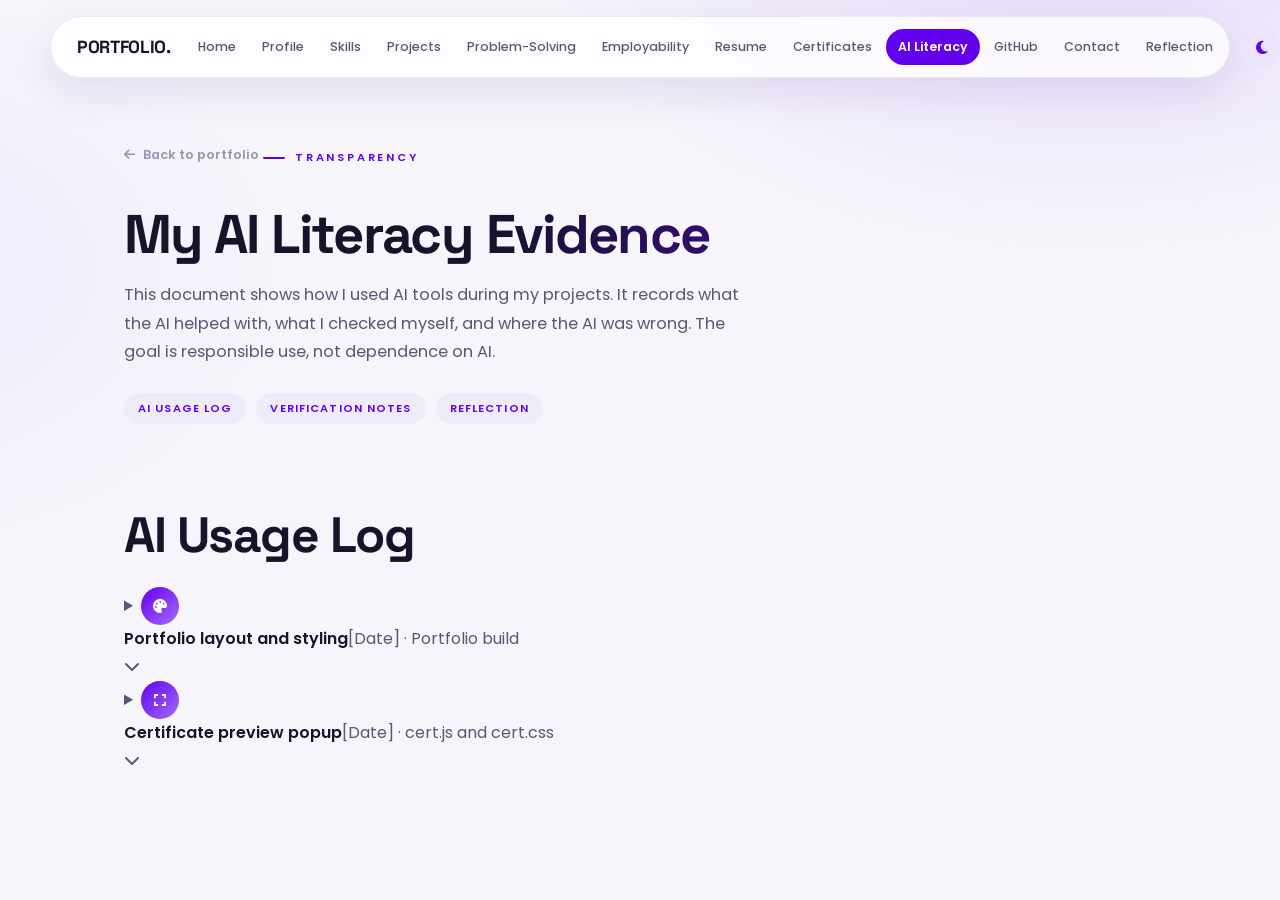
<file: ai literacy.html>
<!DOCTYPE html>
<html lang="en">
<head>
<meta charset="UTF-8">
<meta name="viewport" content="width=device-width, initial-scale=1">
<title>My AI Literacy Evidence | Edsel Villanueva</title>
<link rel="preconnect" href="https://fonts.googleapis.com">
<link rel="preconnect" href="https://fonts.gstatic.com" crossorigin>
<link href="https://fonts.googleapis.com/css2?family=Poppins:wght@400;500;600;700&display=swap" rel="stylesheet">
<link rel="stylesheet" href="https://cdnjs.cloudflare.com/ajax/libs/font-awesome/6.5.1/css/all.min.css">
<link rel="stylesheet" href="style.css">
<link rel="stylesheet" href="project.css">
<style>
.doc-main { padding-top: 140px; }
.doc-main section { max-width: 1080px; margin: 0 auto; padding: 0 24px 72px; }
.doc-intro h1 { font-size: clamp(2.2rem, 5vw, 3.4rem); margin-top: 8px; }
.doc-intro .lead { max-width: 62ch; margin-top: 16px; }
.doc-meta { display: flex; flex-wrap: wrap; gap: 10px; margin-top: 26px; }
.doc-meta span {
  padding: 6px 14px; border-radius: 999px; background: var(--tag);
  font-size: 0.7rem; font-weight: 600; letter-spacing: 0.1em; text-transform: uppercase; color: var(--accent);
}
.doc-main .log-body { padding-left: 22px; }
.doc-main .log-bar { margin: 0 auto 24px; max-width: 720px; }
.doc-main .log-qa { max-width: 900px; }
/* when shown inside the portfolio's preview popup, hide the page chrome */
.embedded .nav-wrap, .embedded .back-link { display: none; }
.embedded .doc-main { padding-top: 40px; }
.embedded .doc-main section:last-child { padding-bottom: 40px; }
@media (max-width: 860px) { .doc-main { padding-top: 110px; } }
</style>
<script>
  try { var t = localStorage.getItem("theme"); if (t) document.documentElement.setAttribute("data-theme", t); } catch (e) {}
  if (window.top !== window.self) document.documentElement.classList.add("embedded");
</script>
</head>
<body class="page">

<header class="nav-wrap">
  <div class="nav">
    <a class="logo" href="index.html#home">PORTFOLIO.</a>
    <nav id="menu" aria-label="Main">
      <a href="index.html#home">Home</a><a href="index.html#profile">Profile</a><a href="index.html#skills">Skills</a><a href="index.html#projects">Projects</a><a href="index.html#problem-solving">Problem-Solving</a><a href="index.html#employability">Employability</a><a href="index.html#resume">Resume</a><a href="index.html#certificates">Certificates</a><a href="index.html#ai-literacy" class="active">AI Literacy</a><a href="index.html#github">GitHub</a><a href="index.html#contact">Contact</a><a href="index.html#reflection">Reflection</a>
    </nav>
    <div class="nav-actions">
      <button class="icon-btn" id="themeBtn" aria-label="Switch light or dark mode"><i class="fa-solid fa-moon"></i></button>
      <button class="icon-btn menu-btn" id="menuBtn" aria-label="Open menu" aria-expanded="false"><i class="fa-solid fa-bars"></i></button>
    </div>
  </div>
</header>

<main class="doc-main">

<section class="doc-intro">
  <a class="back-link" href="index.html#ai-literacy"><i class="fa-solid fa-arrow-left"></i> Back to portfolio</a>
  <p class="label">Transparency</p>
  <h1>My AI Literacy Evidence</h1>
  <p class="lead">This document shows how I used AI tools during my projects. It records what the AI helped with, what I checked myself, and where the AI was wrong. The goal is responsible use, not dependence on AI.</p>
  <div class="doc-meta">
    <span>AI Usage Log</span><span>Verification notes</span><span>Reflection</span>
  </div>
</section>

<section>
  <h2>AI Usage Log</h2>
  <div class="log-list" style="margin-top: 24px;">

    <details class="log-entry">
      <summary>
        <span class="chip-icon"><i class="fa-solid fa-palette"></i></span>
        <div><strong>Portfolio layout and styling</strong><span>[Date] &middot; Portfolio build</span></div>
        <i class="fa-solid fa-chevron-down log-open" aria-hidden="true"></i>
      </summary>
      <dl class="log-body">
        <div><dt>Task</dt><dd>Build the portfolio's section structure, theme system, and responsive floating nav.</dd></div>
        <div><dt>AI assistance</dt><dd>Suggested the section structure, the CSS variable theme system, and the nav layout. Explained how to make the cards responsive.</dd></div>
        <div><dt>My verification</dt><dd>Opened the page in the browser, checked light and dark mode, and resized the window to confirm the mobile breakpoints. I set the color values myself to match my design.</dd></div>
      </dl>
    </details>

    <details class="log-entry">
      <summary>
        <span class="chip-icon"><i class="fa-solid fa-expand"></i></span>
        <div><strong>Certificate preview popup</strong><span>[Date] &middot; cert.js and cert.css</span></div>
        <i class="fa-solid fa-chevron-down log-open" aria-hidden="true"></i>
      </summary>
      <dl class="log-body">
        <div><dt>Task</dt><dd>Make each certificate open at full size in a popup.</dd></div>
        <div><dt>AI assistance</dt><dd>Drafted the modal script: open and close behavior, Escape-key closing, focus return, and a no-JavaScript fallback where the link opens the image directly.</dd></div>
        <div><dt>My verification</dt><dd>Clicked each certificate, closed the popup with the button, backdrop, and Escape key, tabbed through it with the keyboard, and checked the fallback with JavaScript turned off.</dd></div>
</file>
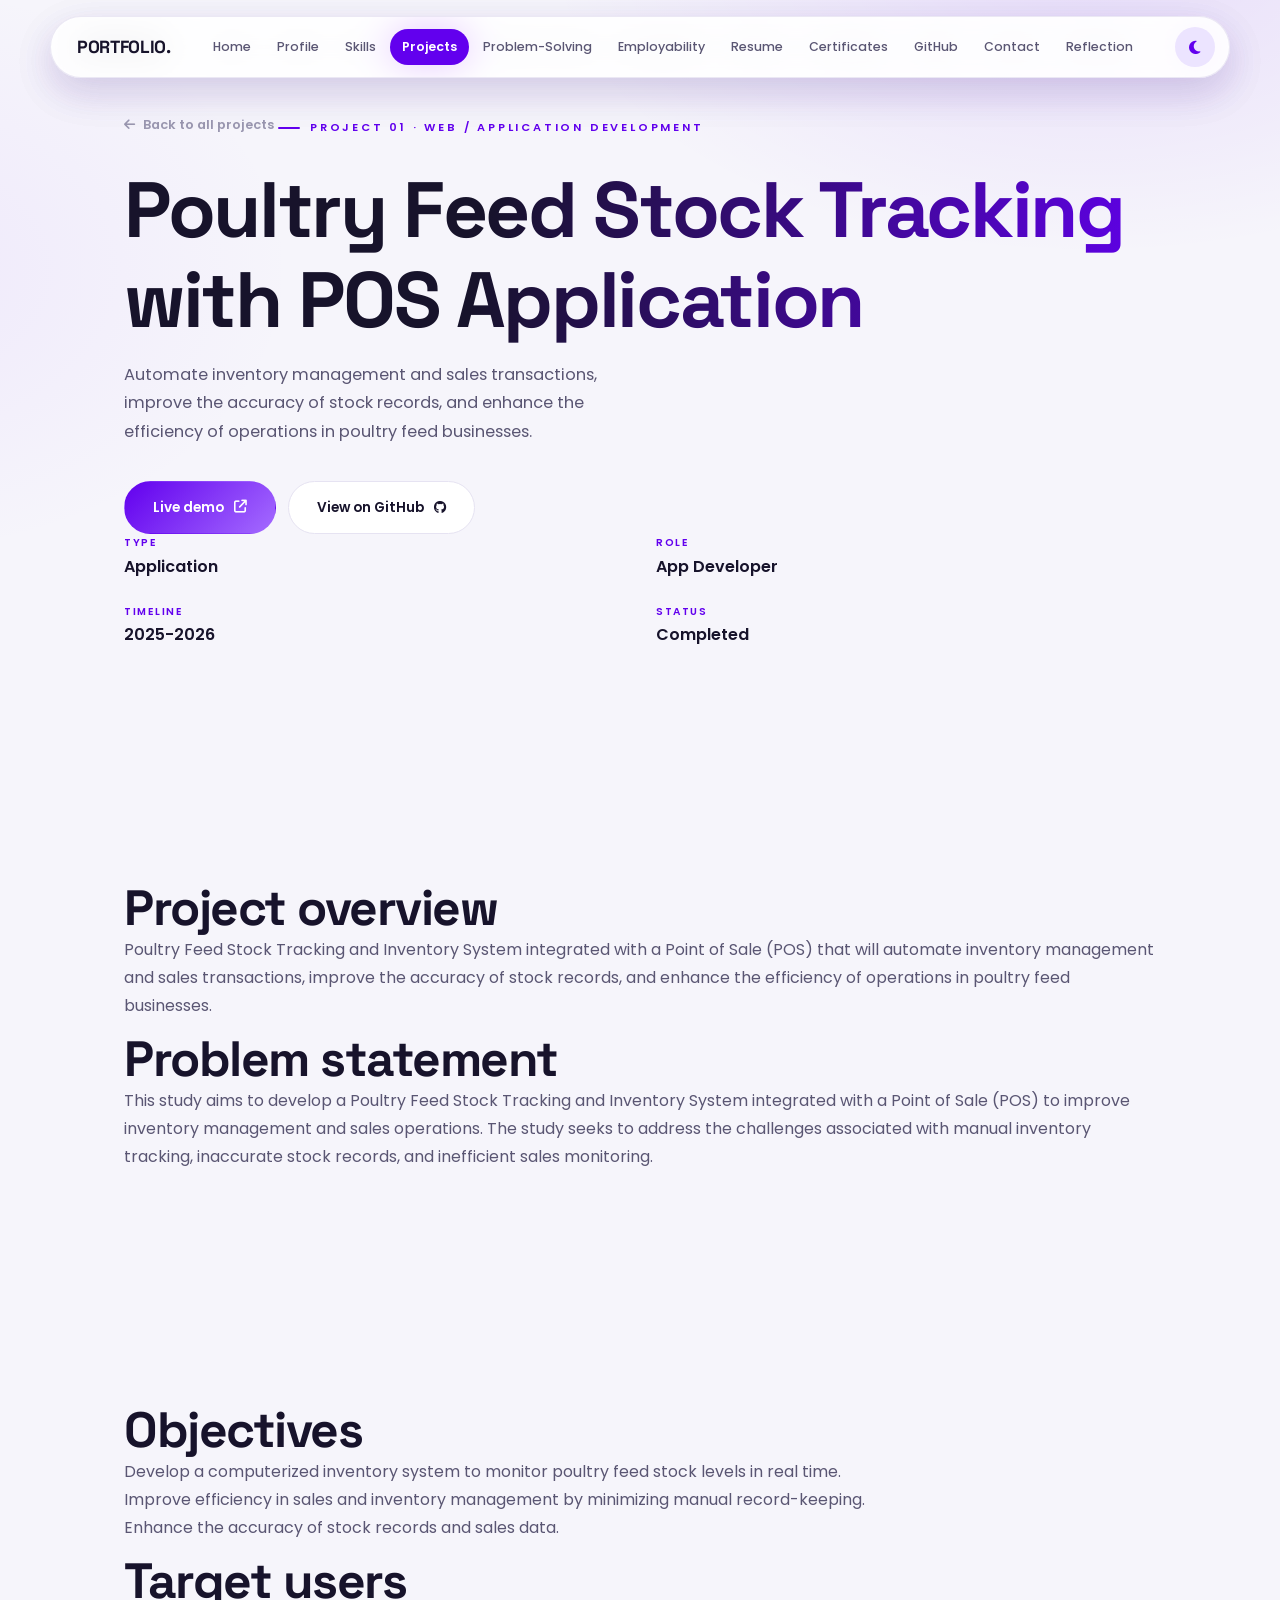
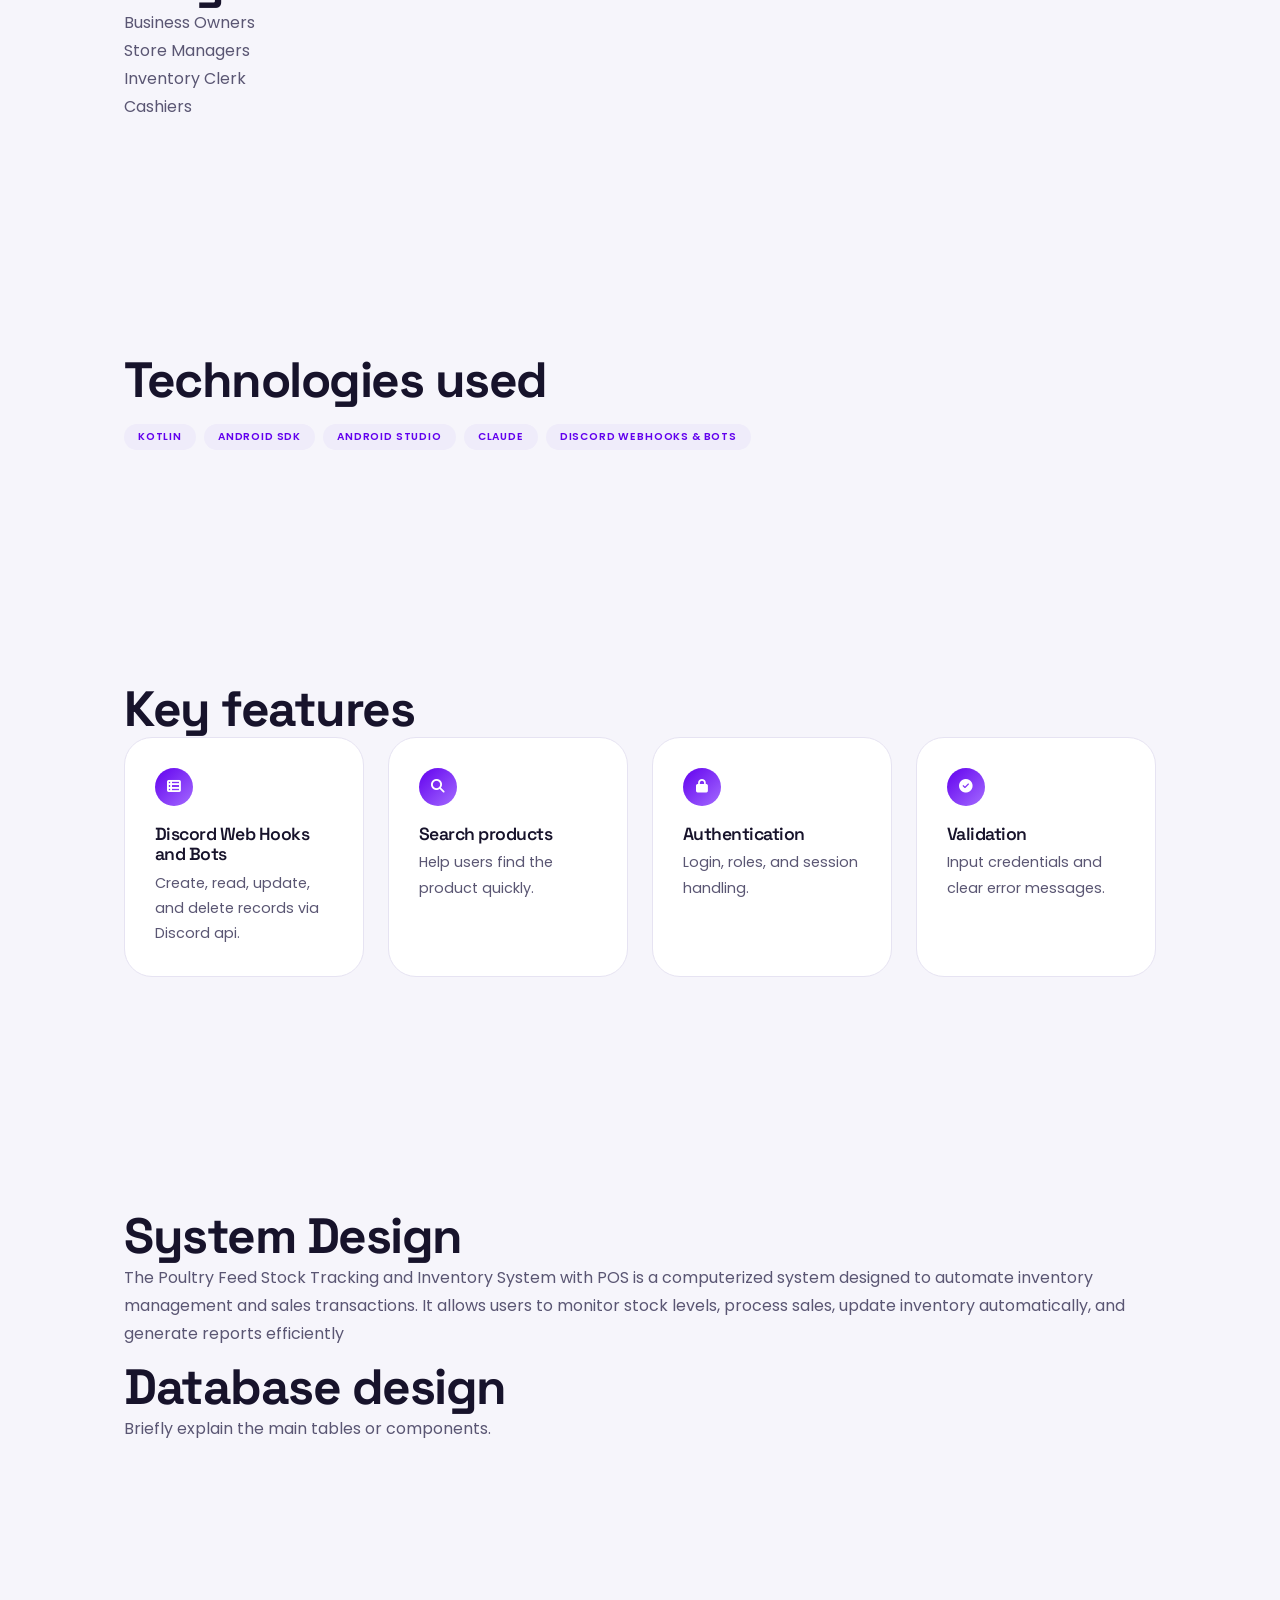
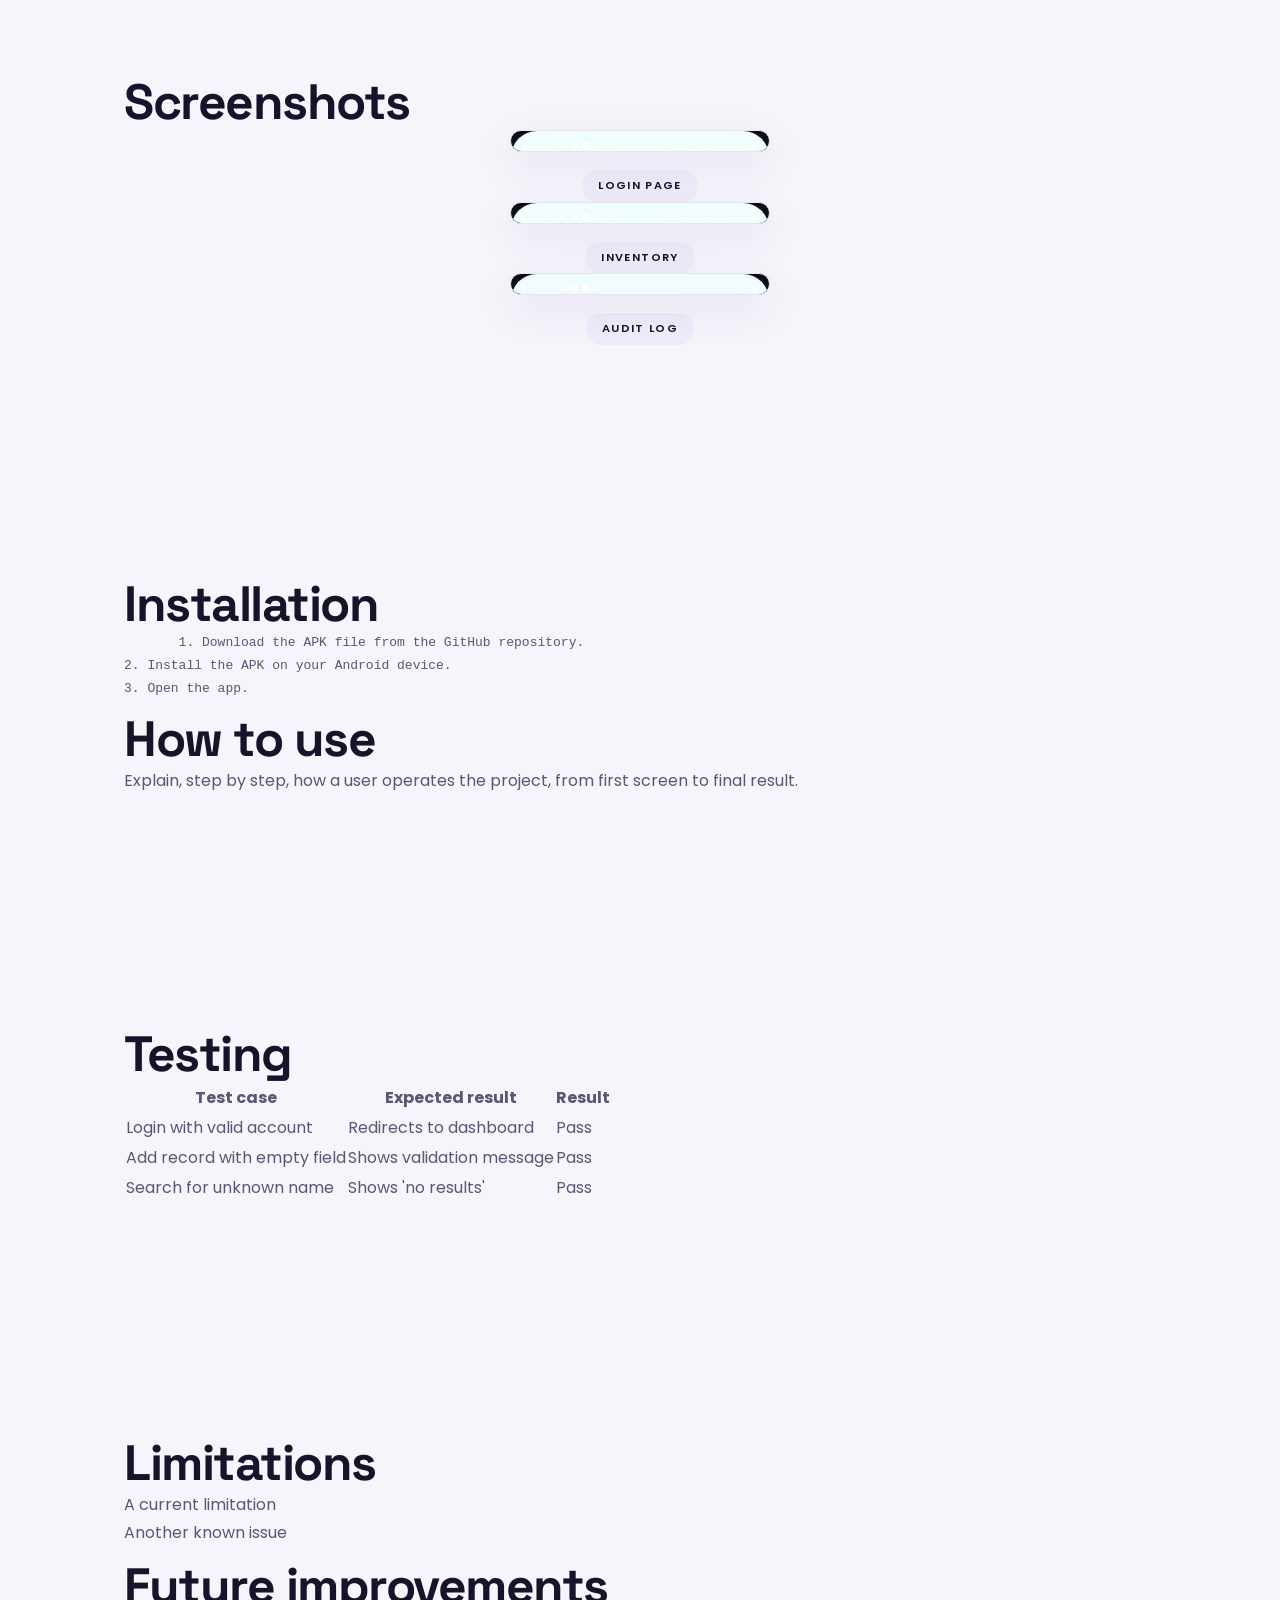
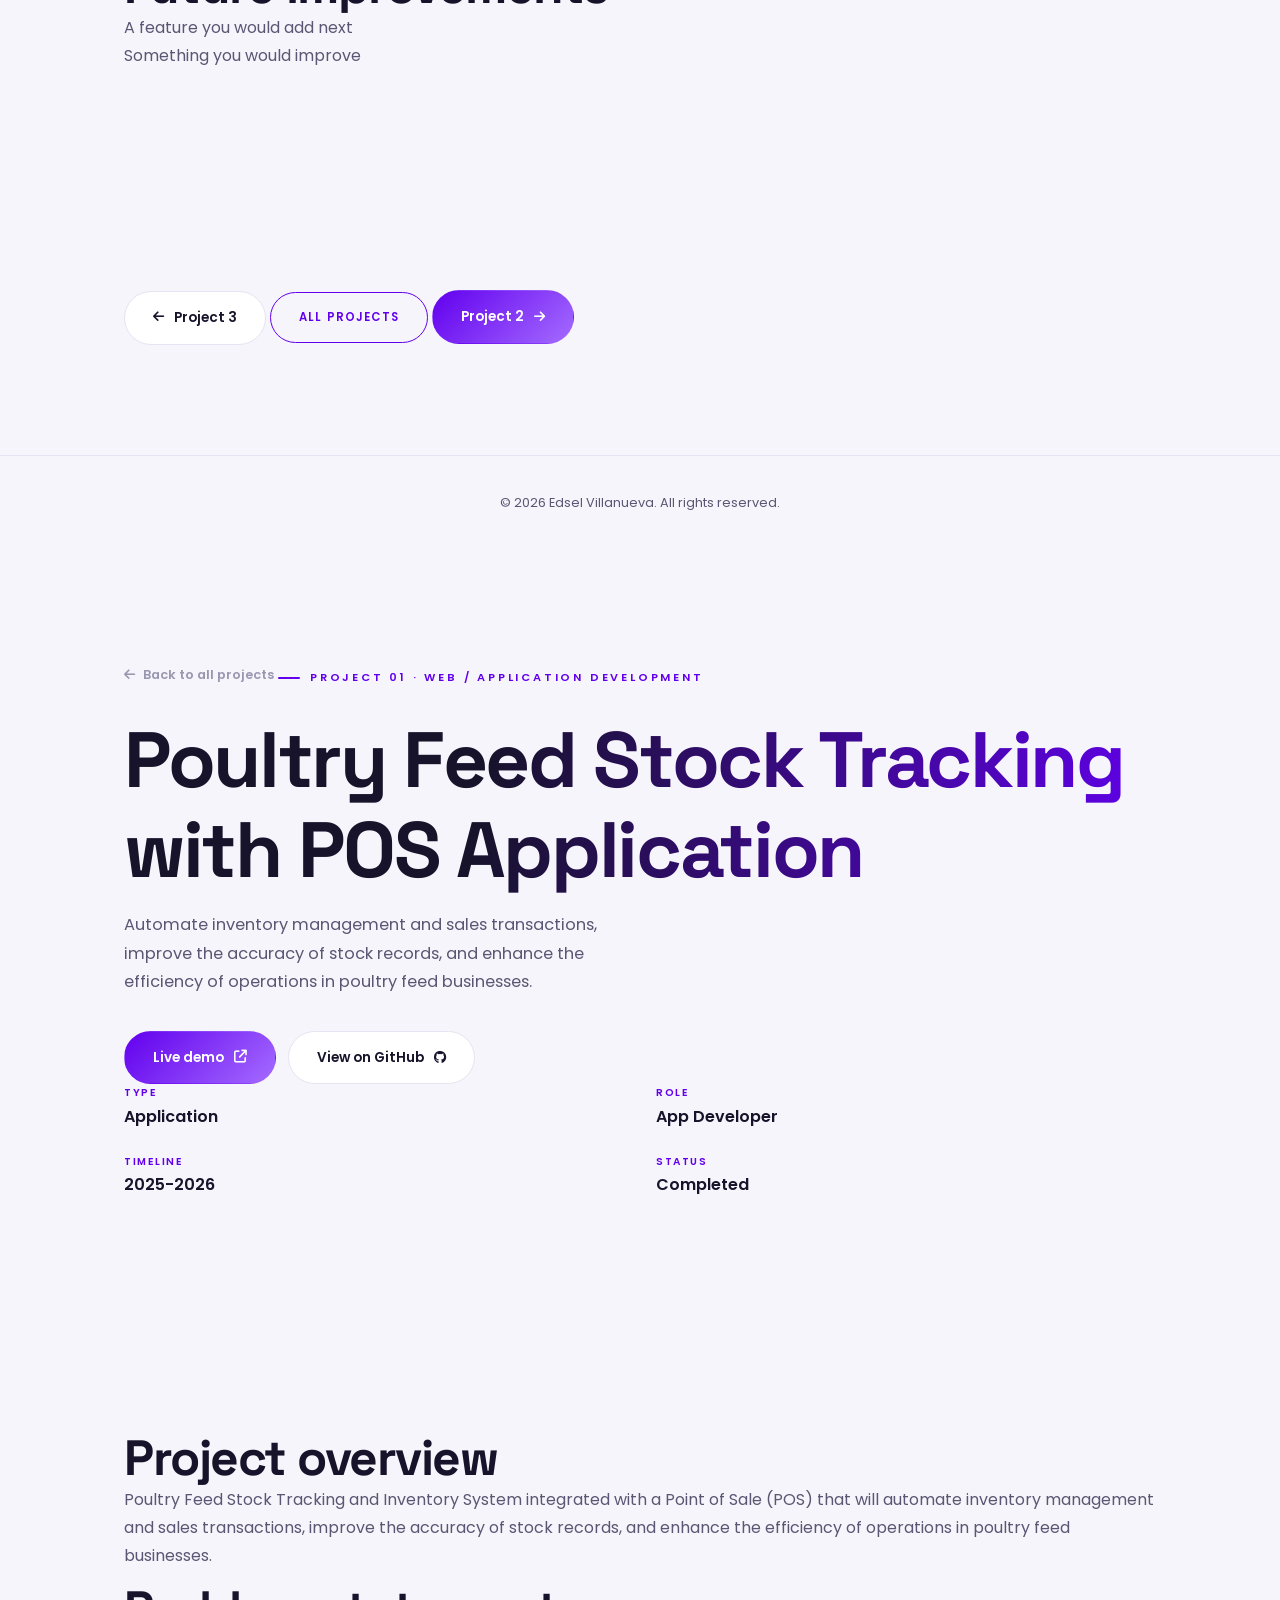
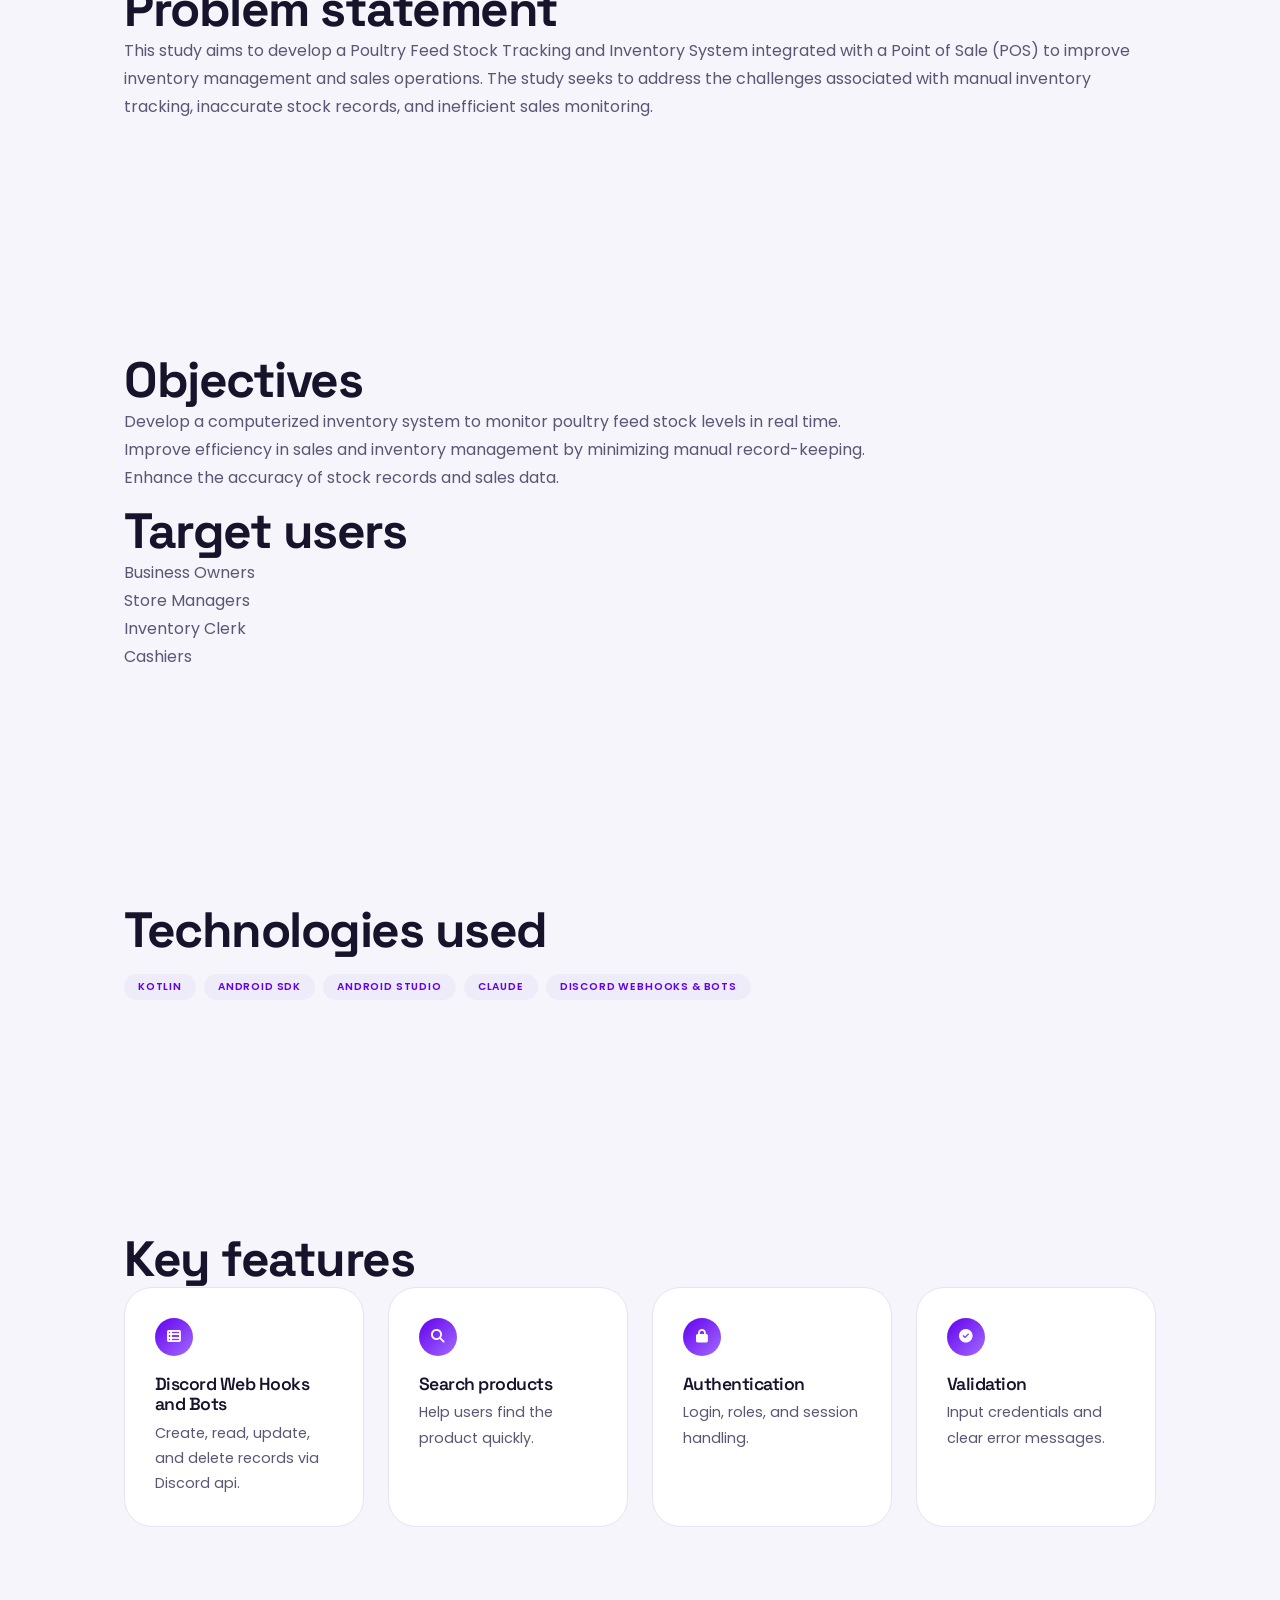
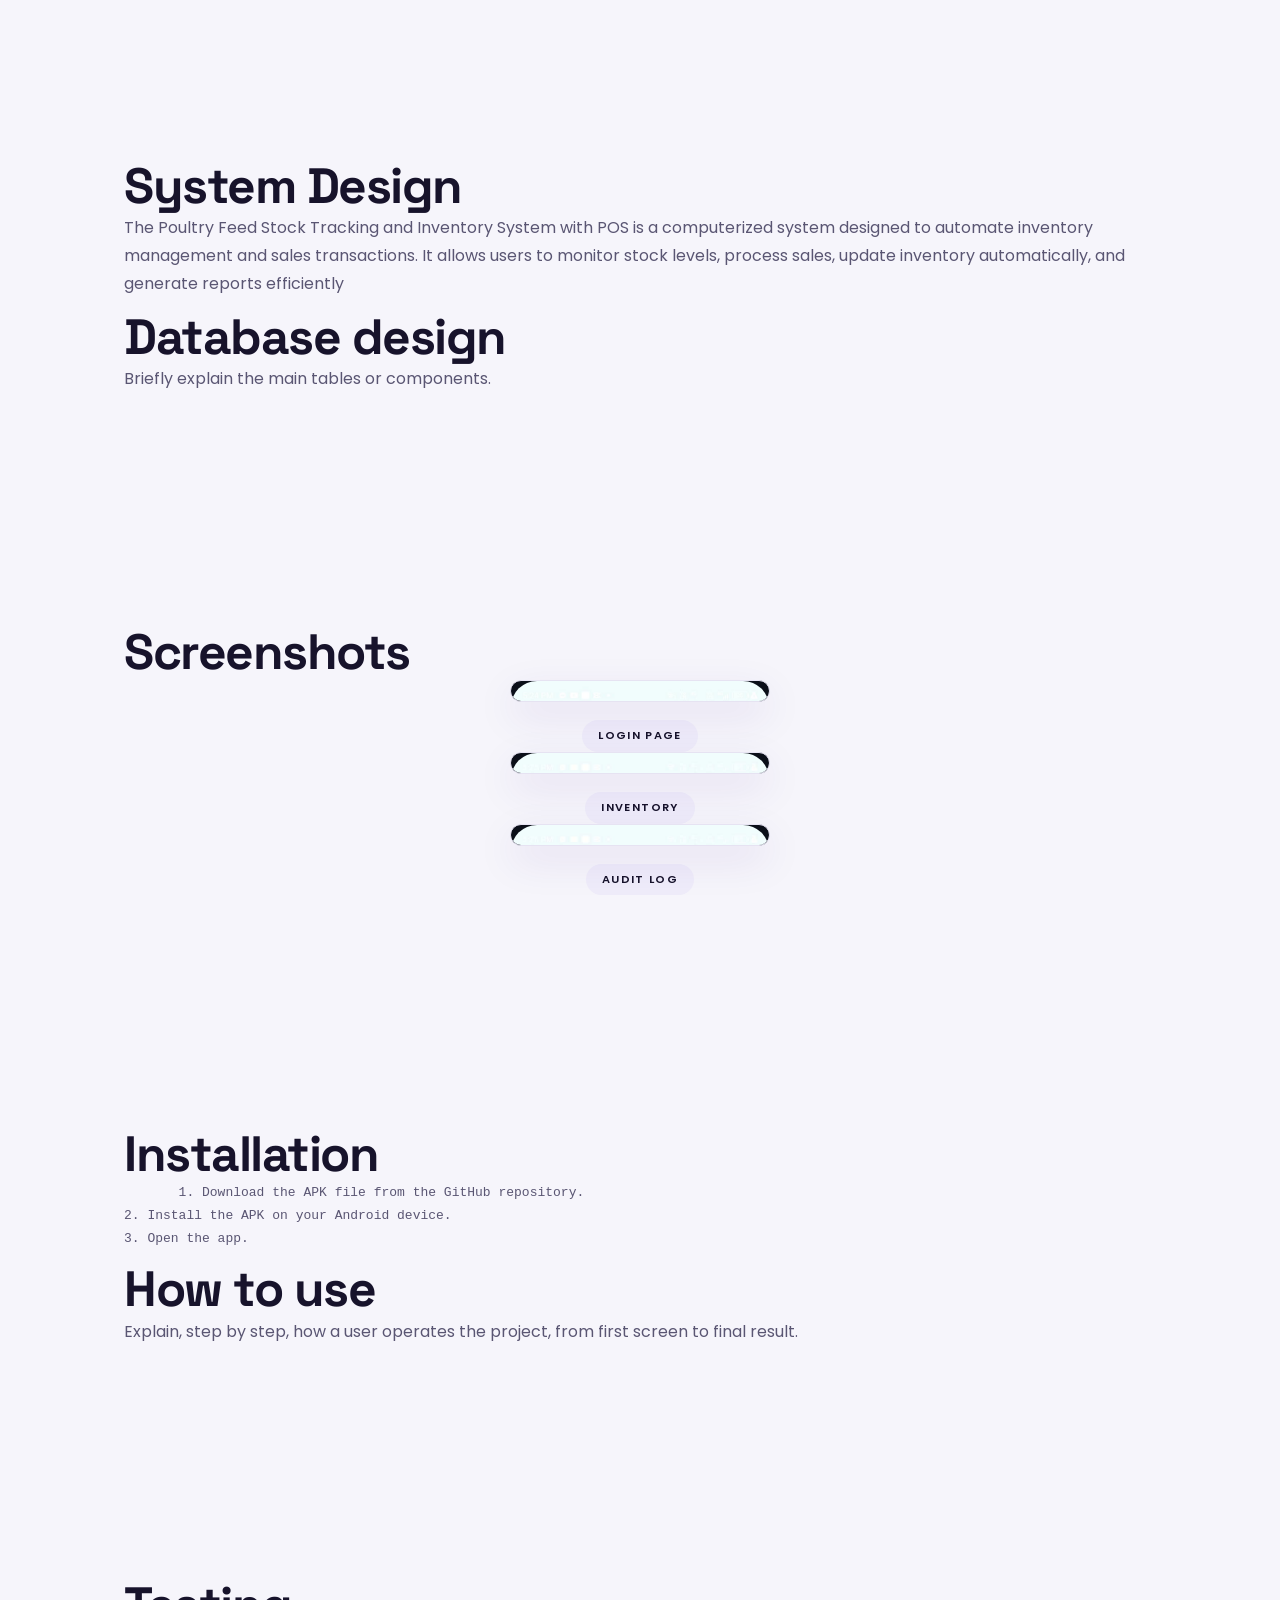
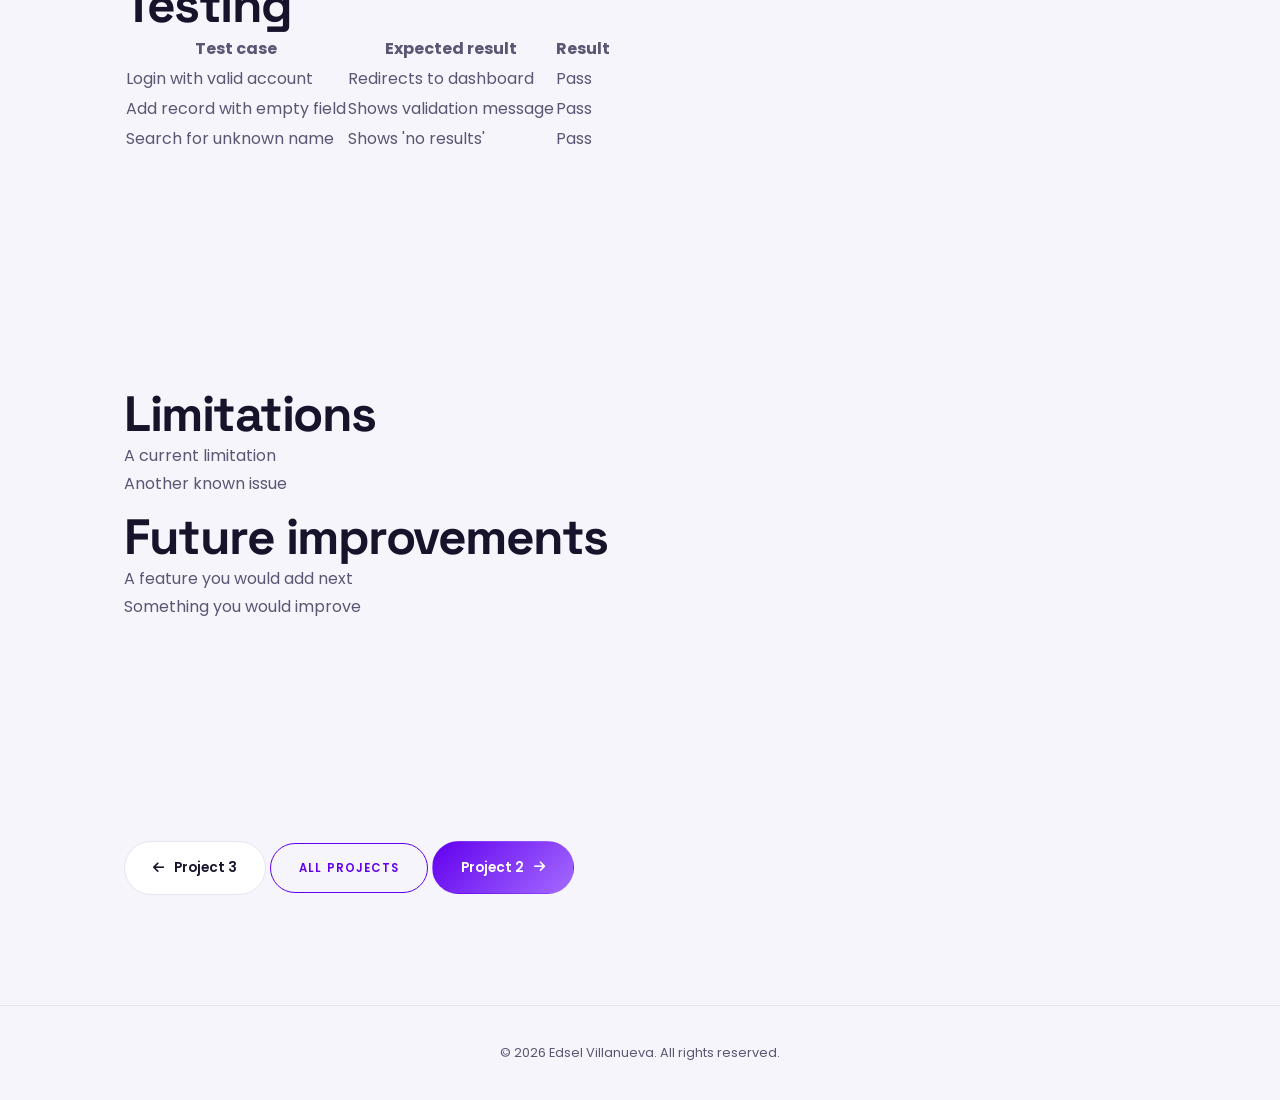
<file: project1.html>
<!DOCTYPE html>
<html lang="en">
<head>
<meta charset="UTF-8">
<meta name="viewport" content="width=device-width, initial-scale=1">
<title>Project 1 Title | Edsel Villanueva</title>
<link rel="preconnect" href="https://fonts.googleapis.com">
<link rel="preconnect" href="https://fonts.gstatic.com" crossorigin>
<link href="https://fonts.googleapis.com/css2?family=Poppins:wght@400;500;600;700&display=swap" rel="stylesheet">
<link rel="stylesheet" href="https://cdnjs.cloudflare.com/ajax/libs/font-awesome/6.5.1/css/all.min.css">
<link rel="stylesheet" href="style.css">
<link rel="stylesheet" href="project.css">
<style>
/* phone screenshots: keep their natural portrait shape */
.shots .thumb.phone { aspect-ratio: auto; background: var(--tag); }
.shots .thumb.phone img { width: 100%; height: auto; display: block; }
</style>
<script>
  /* apply saved theme before the page paints, so there is no flash */
  try { var t = localStorage.getItem("theme"); if (t) document.documentElement.setAttribute("data-theme", t); } catch (e) {}
</script>
</head>
<body class="page">

<!-- FLOATING NAV (same as the main page) -->
<header class="nav-wrap">
  <div class="nav">
    <a class="logo" href="index.html#home">PORTFOLIO.</a>
    <nav id="menu" aria-label="Main">
      <a href="index.html#home">Home</a><a href="index.html#profile">Profile</a><a href="index.html#skills">Skills</a><a href="index.html#projects" class="active">Projects</a><a href="index.html#problem-solving">Problem-Solving</a><a href="index.html#employability">Employability</a><a href="index.html#resume">Resume</a><a href="index.html#certificates">Certificates</a><a href="index.html#github">GitHub</a><a href="index.html#contact">Contact</a><a href="index.html#reflection">Reflection</a>
    </nav>
    <div class="nav-actions">
      <button class="icon-btn" id="themeBtn" aria-label="Switch light or dark mode"><i class="fa-solid fa-moon"></i></button>
      <button class="icon-btn menu-btn" id="menuBtn" aria-label="Open menu" aria-expanded="false"><i class="fa-solid fa-bars"></i></button>
    </div>
  </div>
</header>

<main>

<!-- PROJECT HEADER -->
<section class="proj-hero">
  <a class="back-link reveal" href="index.html#projects"><i class="fa-solid fa-arrow-left"></i> Back to all projects</a>
  <p class="label reveal">Project 01 &middot; Web / Application Development</p>
  <h1 class="reveal">Poultry Feed Stock Tracking with POS Application</h1>
  <p class="lead reveal">Automate inventory management and sales transactions, improve the accuracy of stock records, and enhance the efficiency of operations in poultry feed businesses.</p>
  <div class="buttons reveal">
    <a class="btn dark" href="https://github.com/edselvillanueva980/Project-POS/" target="_blank" rel="noopener">Live demo <i class="fa-solid fa-arrow-up-right-from-square"></i></a>
    <a class="btn light" href="https://github.com/edselvillanueva980/Project-POS/" target="_blank" rel="noopener">View on GitHub <i class="fa-brands fa-github"></i></a>
  </div>
  <dl class="details proj-meta reveal"><div><dt>Type</dt><dd>Application</dd></div><div><dt>Role</dt><dd>App Developer</dd></div><div><dt>Timeline</dt><dd>2025-2026</dd></div><div><dt>Status</dt><dd>Completed</dd></div></dl>
</section>




<!-- OVERVIEW + PROBLEM -->
<section class="block">
  <div class="two-up">
    <div class="reveal">
      <h2>Project overview</h2>
      <p>Poultry Feed Stock Tracking and Inventory System integrated with a Point of Sale (POS) that will automate inventory management and sales transactions, improve the accuracy of stock records, and enhance the efficiency of operations in poultry feed businesses.</p>
    </div>
    <div class="reveal">
      <h2>Problem statement</h2>
      <p>This study aims to develop a Poultry Feed Stock Tracking and Inventory System integrated with a Point of Sale (POS) to improve inventory management and sales operations. The study seeks to address the challenges associated with manual inventory tracking, inaccurate stock records, and inefficient sales monitoring.</p>
    </div>
  </div>
</section>

<!-- OBJECTIVES + USERS -->
<section class="block">
  <div class="two-up">
    <div class="reveal">
      <h2>Objectives</h2>
      <ul class="block-list">
        <li>Develop a computerized inventory system to monitor poultry feed stock levels in real time.</li>
        <li>Improve efficiency in sales and inventory management by minimizing manual record-keeping.</li>
        <li>Enhance the accuracy of stock records and sales data.</li>
      </ul>
    </div>
    <div class="reveal">
      <h2>Target users</h2>
      <ul class="block-list">
        <li>Business Owners</li>
        <li>Store Managers</li>
        <li>Inventory Clerk</li>
        <li>Cashiers</li>
      </ul>
    </div>
  </div>
</section>

<!-- TECHNOLOGIES -->
<section class="block">
  <div class="reveal">
    <h2>Technologies used</h2>
    <ul class="tags"><li>kotlin</li><li>Android SDK</li><li>Android Studio</li><li>Claude</li><li> Discord Webhooks & Bots</li></ul>
  </div>
</section>

<!-- FEATURES -->
<section class="block">
  <h2 class="reveal">Key features</h2>
  <div class="cards four"><article class="info-card reveal"><span class="chip-icon"><i class="fa-solid fa-table-list"></i></span><h3>Discord Web Hooks and Bots</h3><p>Create, read, update, and delete records via Discord api.</p></article><article class="info-card reveal"><span class="chip-icon"><i class="fa-solid fa-magnifying-glass"></i></span><h3>Search products</h3><p>Help users find the product quickly.</p></article><article class="info-card reveal"><span class="chip-icon"><i class="fa-solid fa-lock"></i></span><h3>Authentication</h3><p>Login, roles, and session handling.</p></article><article class="info-card reveal"><span class="chip-icon"><i class="fa-solid fa-circle-check"></i></span><h3>Validation</h3><p>Input credentials and clear error messages.</p></article></div>
</section>

<!-- ARCHITECTURE / DESIGN -->
<section class="block">
  <div class="two-up">
    <div class="reveal">
      <h2>System Design</h2>
      <div class="diagram">The Poultry Feed Stock Tracking and Inventory System with POS is a computerized system designed to automate inventory management and sales transactions. It allows users to monitor stock levels, process sales, update inventory automatically, and generate reports efficiently</div>
    </div>
    <div class="reveal">
      <h2>Database design</h2>
      <div class="diagram">Briefly explain the main tables or components.</div>
    </div>
  </div>
</section>

<!-- SCREENSHOTS -->
<section class="block">
  <h2 class="reveal">Screenshots</h2>
  <div class="shots">
    <figure class="reveal"><div class="thumb phone"><img src="login_POS.jpg" alt="Login screen of the POS app" loading="lazy"></div><figcaption>Login page</figcaption></figure>
    <figure class="reveal"><div class="thumb phone"><img src="invent_POS.jpg" alt="Inventory screen showing products, stock levels and expiry dates" loading="lazy"></div><figcaption>Inventory</figcaption></figure>
    <figure class="reveal"><div class="thumb phone"><img src="audit_POS.jpg" alt="Audit log screen showing login and logout events" loading="lazy"></div><figcaption>Audit log</figcaption></figure>
  </div>
</section>

<!-- INSTALLATION + USAGE -->
<section class="block">
  <div class="two-up">
    <div class="reveal">
      <h2>Installation</h2>
      <pre class="code-box">
       1. Download the APK file from the GitHub repository.
2. Install the APK on your Android device.
3. Open the app.</pre>
    </div>
    <div class="reveal">
      <h2>How to use</h2>
      <p>Explain, step by step, how a user operates the project, from first screen to final result.</p>
    </div>
  </div>
</section>

<!-- TESTING -->
<section class="block">
  <h2 class="reveal">Testing</h2>
  <div class="table-wrap reveal">
    <table class="test-table">
      <thead><tr><th>Test case</th><th>Expected result</th><th>Result</th></tr></thead>
      <tbody><tr><td>Login with valid account</td><td>Redirects to dashboard</td><td>Pass</td></tr><tr><td>Add record with empty field</td><td>Shows validation message</td><td>Pass</td></tr><tr><td>Search for unknown name</td><td>Shows 'no results'</td><td>Pass</td></tr></tbody>
    </table>
  </div>
</section>

<!-- LIMITATIONS + FUTURE -->
<section class="block">
  <div class="two-up">
    <div class="reveal">
      <h2>Limitations</h2>
      <ul class="block-list"><li>A current limitation</li><li>Another known issue</li></ul>
    </div>
    <div class="reveal">
      <h2>Future improvements</h2>
      <ul class="block-list"><li>A feature you would add next</li><li>Something you would improve</li></ul>
    </div>
  </div>
</section>

<!-- PREV / NEXT -->
<section>
  <nav class="proj-nav reveal" aria-label="Other projects">
    <a class="btn light" href="project3.html"><i class="fa-solid fa-arrow-left"></i> Project 3</a>
    <a class="btn outline" href="index.html#projects">All projects</a>
    <a class="btn dark" href="project2.html">Project 2 <i class="fa-solid fa-arrow-right"></i></a>
  </nav>
</section>

</main>

<footer>
  <p>&copy; 2026 Edsel Villanueva. All rights reserved.</p>
</footer>
<!DOCTYPE html>
<html lang="en">
<head>
<meta charset="UTF-8">
<meta name="viewport" content="width=device-width, initial-scale=1">
<title>Project 1 Title | Edsel Villanueva</title>
<link rel="preconnect" href="https://fonts.googleapis.com">
<link rel="preconnect" href="https://fonts.gstatic.com" crossorigin>
<link href="https://fonts.googleapis.com/css2?family=Poppins:wght@400;500;600;700&display=swap" rel="stylesheet">
<link rel="stylesheet" href="https://cdnjs.cloudflare.com/ajax/libs/font-awesome/6.5.1/css/all.min.css">
<link rel="stylesheet" href="style.css">
<link rel="stylesheet" href="project.css">
<style>
/* phone screenshots: portrait phone mockups */
.shots { grid-template-columns: repeat(auto-fit, minmax(220px, 1fr)); gap: 32px; align-items: start; }
.shots figure {
  background: transparent; border: none; border-radius: 0; overflow: visible;
  display: flex; flex-direction: column; align-items: center;
}
.shots .thumb.phone {
  aspect-ratio: auto; width: 100%; max-width: 260px; display: block;
  padding: 10px; border-radius: 34px; overflow: hidden; cursor: zoom-in;
  background: #0b0f19; border: 1px solid var(--line); box-shadow: var(--shadow);
  transition: transform 0.35s var(--ease), box-shadow 0.35s;
}
.shots .thumb.phone img { width: 100%; height: auto; display: block; border-radius: 26px; }
.shots figure:hover .thumb.phone { transform: translateY(-8px) scale(1.02); box-shadow: 0 22px 44px rgba(17, 24, 39, 0.22); }
.shots figcaption {
  margin-top: 18px; padding: 6px 16px; border-radius: 999px; background: var(--tag);
  font-size: 0.7rem; font-weight: 600; letter-spacing: 0.12em; text-transform: uppercase; color: var(--ink);
}

/* click-to-enlarge */
.lightbox {
  position: fixed; inset: 0; z-index: 200; display: grid; place-items: center; padding: 24px;
  background: rgba(5, 8, 15, 0.82); backdrop-filter: blur(6px);
  opacity: 0; visibility: hidden; transition: opacity 0.3s, visibility 0.3s; cursor: zoom-out;
}
.lightbox.open { opacity: 1; visibility: visible; }
.lightbox img { max-height: 90vh; max-width: 92vw; border-radius: 28px; box-shadow: 0 30px 80px rgba(0, 0, 0, 0.5); transform: scale(0.94); transition: transform 0.35s var(--ease); }
.lightbox.open img { transform: none; }
</style>
<script>
  /* apply saved theme before the page paints, so there is no flash */
  try { var t = localStorage.getItem("theme"); if (t) document.documentElement.setAttribute("data-theme", t); } catch (e) {}
</script>
</head>
<body class="page">

<!-- FLOATING NAV (same as the main page) -->
<header class="nav-wrap">
  <div class="nav">
    <a class="logo" href="index.html#home">PORTFOLIO.</a>
    <nav id="menu" aria-label="Main">
      <a href="index.html#home">Home</a><a href="index.html#profile">Profile</a><a href="index.html#skills">Skills</a><a href="index.html#projects" class="active">Projects</a><a href="index.html#problem-solving">Problem-Solving</a><a href="index.html#employability">Employability</a><a href="index.html#resume">Resume</a><a href="index.html#certificates">Certificates</a><a href="index.html#github">GitHub</a><a href="index.html#contact">Contact</a><a href="index.html#reflection">Reflection</a>
    </nav>
    <div class="nav-actions">
      <button class="icon-btn" id="themeBtn" aria-label="Switch light or dark mode"><i class="fa-solid fa-moon"></i></button>
      <button class="icon-btn menu-btn" id="menuBtn" aria-label="Open menu" aria-expanded="false"><i class="fa-solid fa-bars"></i></button>
    </div>
  </div>
</header>

<main>

<!-- PROJECT HEADER -->
<section class="proj-hero">
  <a class="back-link reveal" href="index.html#projects"><i class="fa-solid fa-arrow-left"></i> Back to all projects</a>
  <p class="label reveal">Project 01 &middot; Web / Application Development</p>
  <h1 class="reveal">Poultry Feed Stock Tracking with POS Application</h1>
  <p class="lead reveal">Automate inventory management and sales transactions, improve the accuracy of stock records, and enhance the efficiency of operations in poultry feed businesses.</p>
  <div class="buttons reveal">
    <a class="btn dark" href="https://github.com/edselvillanueva980/Project-POS/" target="_blank" rel="noopener">Live demo <i class="fa-solid fa-arrow-up-right-from-square"></i></a>
    <a class="btn light" href="https://github.com/edselvillanueva980/Project-POS/" target="_blank" rel="noopener">View on GitHub <i class="fa-brands fa-github"></i></a>
  </div>
  <dl class="details proj-meta reveal"><div><dt>Type</dt><dd>Application</dd></div><div><dt>Role</dt><dd>App Developer</dd></div><div><dt>Timeline</dt><dd>2025-2026</dd></div><div><dt>Status</dt><dd>Completed</dd></div></dl>
</section>




<!-- OVERVIEW + PROBLEM -->
<section class="block">
  <div class="two-up">
    <div class="reveal">
      <h2>Project overview</h2>
      <p>Poultry Feed Stock Tracking and Inventory System integrated with a Point of Sale (POS) that will automate inventory management and sales transactions, improve the accuracy of stock records, and enhance the efficiency of operations in poultry feed businesses.</p>
    </div>
    <div class="reveal">
      <h2>Problem statement</h2>
      <p>This study aims to develop a Poultry Feed Stock Tracking and Inventory System integrated with a Point of Sale (POS) to improve inventory management and sales operations. The study seeks to address the challenges associated with manual inventory tracking, inaccurate stock records, and inefficient sales monitoring.</p>
    </div>
  </div>
</section>

<!-- OBJECTIVES + USERS -->
<section class="block">
  <div class="two-up">
    <div class="reveal">
      <h2>Objectives</h2>
      <ul class="block-list">
        <li>Develop a computerized inventory system to monitor poultry feed stock levels in real time.</li>
        <li>Improve efficiency in sales and inventory management by minimizing manual record-keeping.</li>
        <li>Enhance the accuracy of stock records and sales data.</li>
      </ul>
    </div>
    <div class="reveal">
      <h2>Target users</h2>
      <ul class="block-list">
        <li>Business Owners</li>
        <li>Store Managers</li>
        <li>Inventory Clerk</li>
        <li>Cashiers</li>
      </ul>
    </div>
  </div>
</section>

<!-- TECHNOLOGIES -->
<section class="block">
  <div class="reveal">
    <h2>Technologies used</h2>
    <ul class="tags"><li>kotlin</li><li>Android SDK</li><li>Android Studio</li><li>Claude</li><li> Discord Webhooks & Bots</li></ul>
  </div>
</section>

<!-- FEATURES -->
<section class="block">
  <h2 class="reveal">Key features</h2>
  <div class="cards four"><article class="info-card reveal"><span class="chip-icon"><i class="fa-solid fa-table-list"></i></span><h3>Discord Web Hooks and Bots</h3><p>Create, read, update, and delete records via Discord api.</p></article><article class="info-card reveal"><span class="chip-icon"><i class="fa-solid fa-magnifying-glass"></i></span><h3>Search products</h3><p>Help users find the product quickly.</p></article><article class="info-card reveal"><span class="chip-icon"><i class="fa-solid fa-lock"></i></span><h3>Authentication</h3><p>Login, roles, and session handling.</p></article><article class="info-card reveal"><span class="chip-icon"><i class="fa-solid fa-circle-check"></i></span><h3>Validation</h3><p>Input credentials and clear error messages.</p></article></div>
</section>

<!-- ARCHITECTURE / DESIGN -->
<section class="block">
  <div class="two-up">
    <div class="reveal">
      <h2>System Design</h2>
      <div class="diagram">The Poultry Feed Stock Tracking and Inventory System with POS is a computerized system designed to automate inventory management and sales transactions. It allows users to monitor stock levels, process sales, update inventory automatically, and generate reports efficiently</div>
    </div>
    <div class="reveal">
      <h2>Database design</h2>
      <div class="diagram">Briefly explain the main tables or components.</div>
    </div>
  </div>
</section>

<!-- SCREENSHOTS -->
<section class="block">
  <h2 class="reveal">Screenshots</h2>
  <div class="shots">
    <figure class="reveal"><div class="thumb phone"><img src="login_POS.jpg" alt="Login screen of the POS app" loading="lazy"></div><figcaption>Login page</figcaption></figure>
    <figure class="reveal"><div class="thumb phone"><img src="invent_POS.jpg" alt="Inventory screen showing products, stock levels and expiry dates" loading="lazy"></div><figcaption>Inventory</figcaption></figure>
    <figure class="reveal"><div class="thumb phone"><img src="audit_POS.jpg" alt="Audit log screen showing login and logout events" loading="lazy"></div><figcaption>Audit log</figcaption></figure>
  </div>
</section>

<!-- INSTALLATION + USAGE -->
<section class="block">
  <div class="two-up">
    <div class="reveal">
      <h2>Installation</h2>
      <pre class="code-box">
       1. Download the APK file from the GitHub repository.
2. Install the APK on your Android device.
3. Open the app.</pre>
    </div>
    <div class="reveal">
      <h2>How to use</h2>
      <p>Explain, step by step, how a user operates the project, from first screen to final result.</p>
    </div>
  </div>
</section>

<!-- TESTING -->
<section class="block">
  <h2 class="reveal">Testing</h2>
  <div class="table-wrap reveal">
    <table class="test-table">
      <thead><tr><th>Test case</th><th>Expected result</th><th>Result</th></tr></thead>
      <tbody><tr><td>Login with valid account</td><td>Redirects to dashboard</td><td>Pass</td></tr><tr><td>Add record with empty field</td><td>Shows validation message</td><td>Pass</td></tr><tr><td>Search for unknown name</td><td>Shows 'no results'</td><td>Pass</td></tr></tbody>
    </table>
  </div>
</section>

<!-- LIMITATIONS + FUTURE -->
<section class="block">
  <div class="two-up">
    <div class="reveal">
      <h2>Limitations</h2>
      <ul class="block-list"><li>A current limitation</li><li>Another known issue</li></ul>
    </div>
    <div class="reveal">
      <h2>Future improvements</h2>
      <ul class="block-list"><li>A feature you would add next</li><li>Something you would improve</li></ul>
    </div>
  </div>
</section>

<!-- PREV / NEXT -->
<section>
  <nav class="proj-nav reveal" aria-label="Other projects">
    <a class="btn light" href="project3.html"><i class="fa-solid fa-arrow-left"></i> Project 3</a>
    <a class="btn outline" href="index.html#projects">All projects</a>
    <a class="btn dark" href="project2.html">Project 2 <i class="fa-solid fa-arrow-right"></i></a>
  </nav>
</section>

</main>

<footer>
  <p>&copy; 2026 Edsel Villanueva. All rights reserved.</p>
</footer>

<div class="lightbox" id="lightbox" aria-hidden="true"><img alt=""></div>

<script src="project.js"></script>
<script>
/* click a screenshot to enlarge it; click anywhere or press Esc to close */
(function () {
  var box = document.getElementById("lightbox");
  var big = box.querySelector("img");
  function close() { box.classList.remove("open"); box.setAttribute("aria-hidden", "true"); }
  document.querySelectorAll(".shots .thumb.phone img").forEach(function (img) {
    img.addEventListener("click", function () {
      big.src = img.src; big.alt = img.alt;
      box.classList.add("open"); box.setAttribute("aria-hidden", "false");
    });
  });
  box.addEventListener("click", close);
  document.addEventListener("keydown", function (e) { if (e.key === "Escape") close(); });
})();
</script>
</body>
</html>
<script src="project.js"></script>
</body>
</html>
</file>
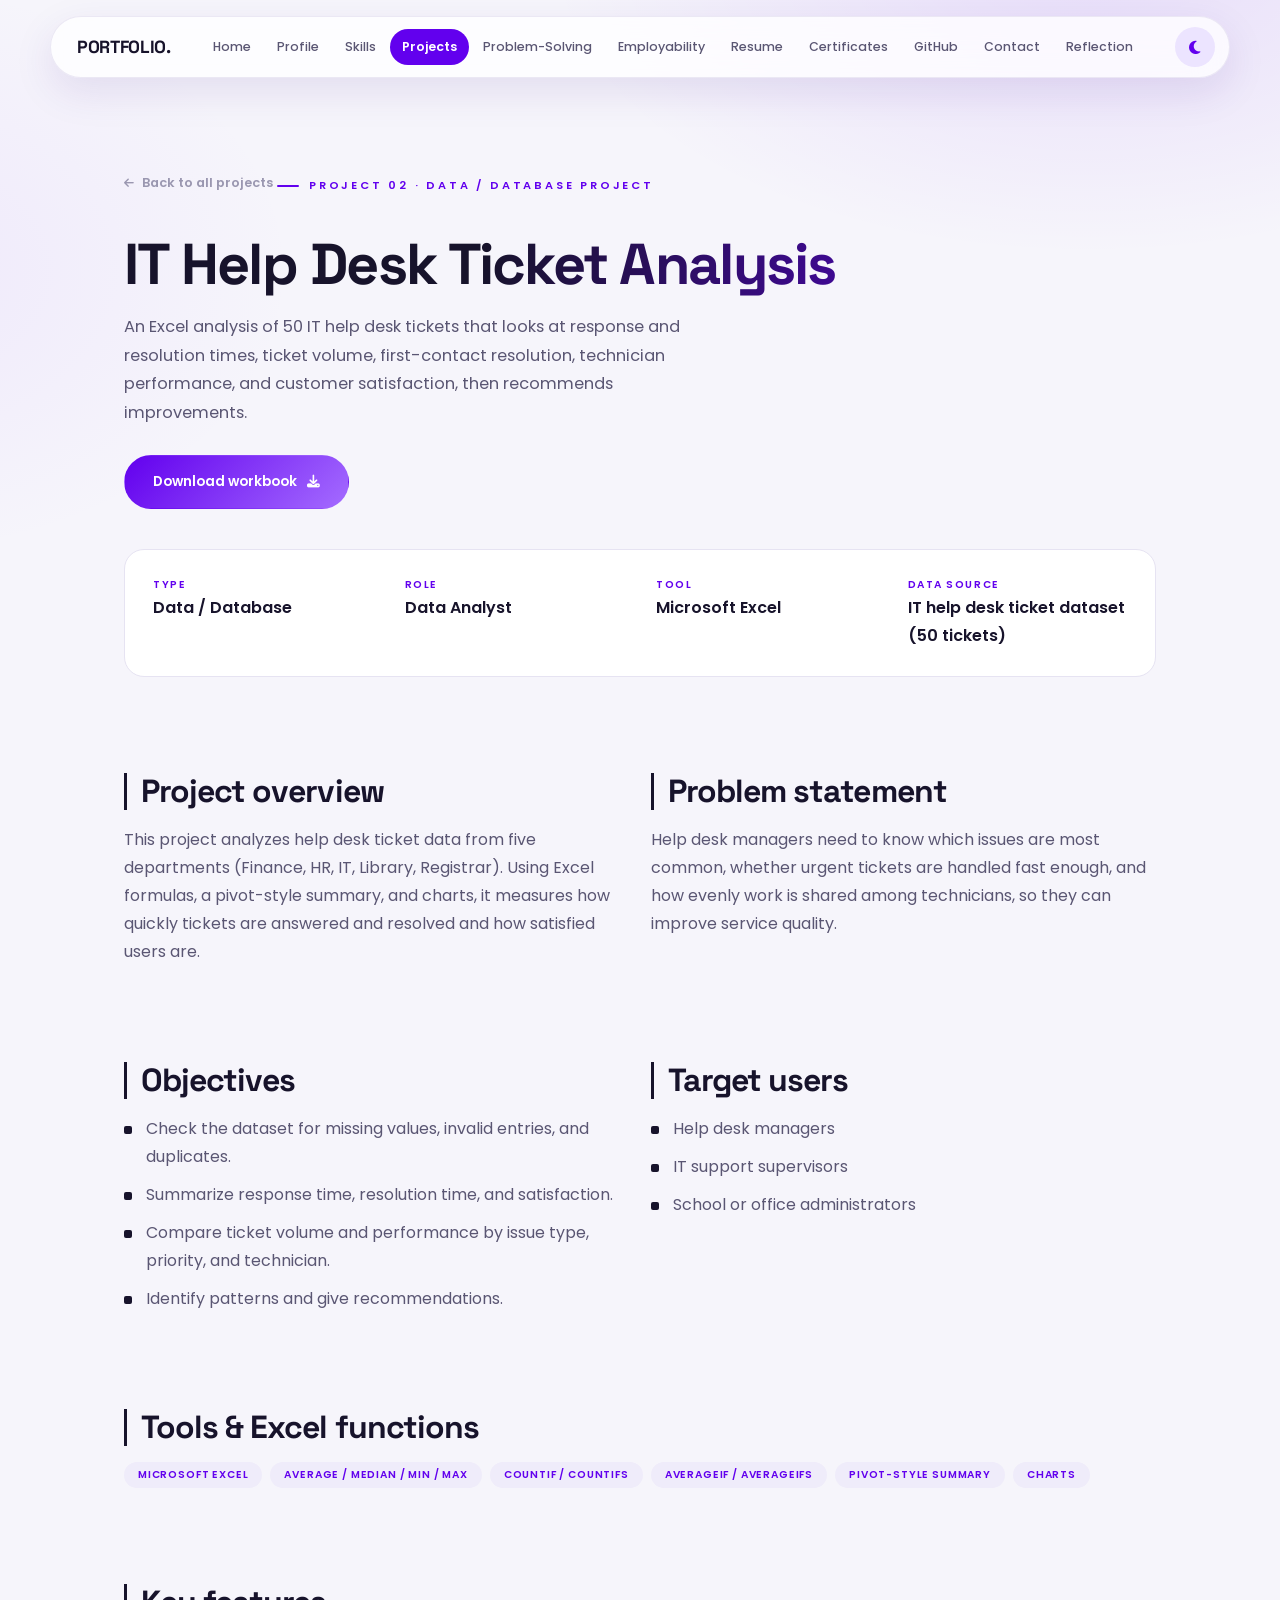
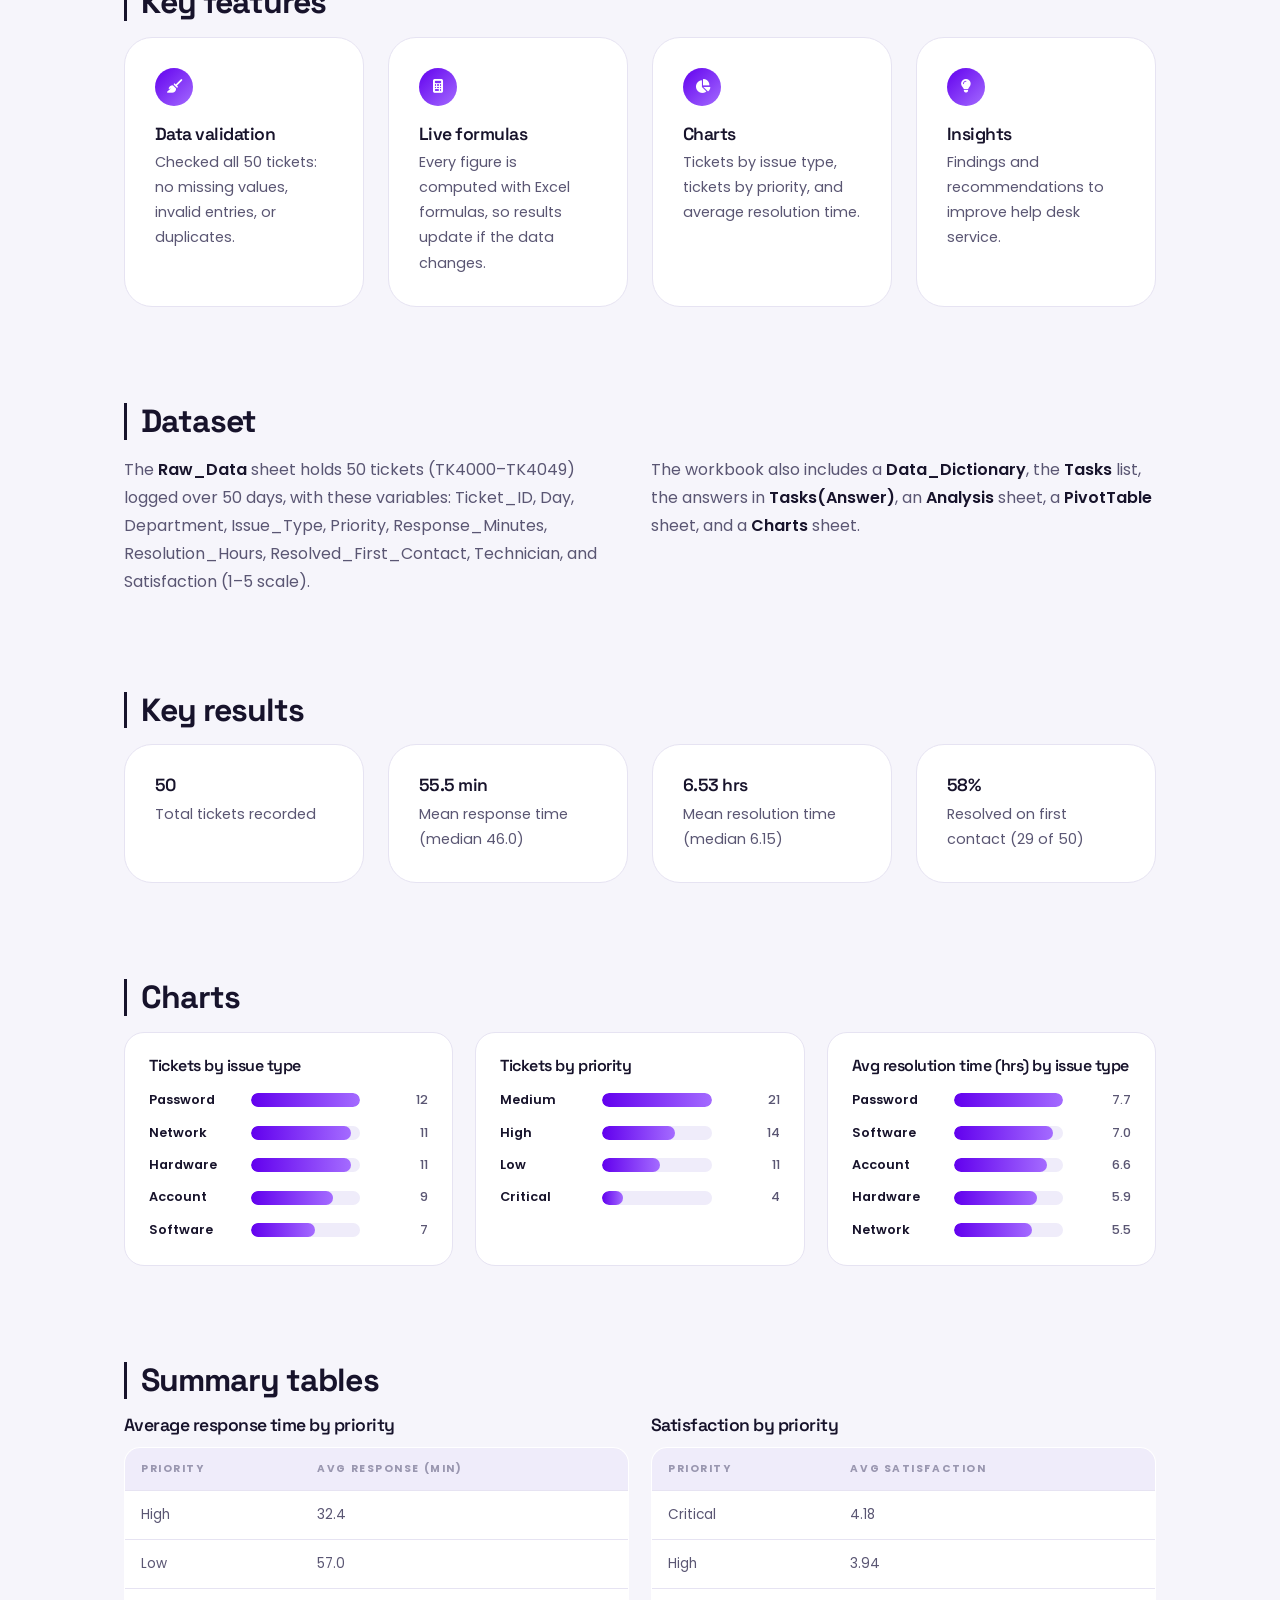
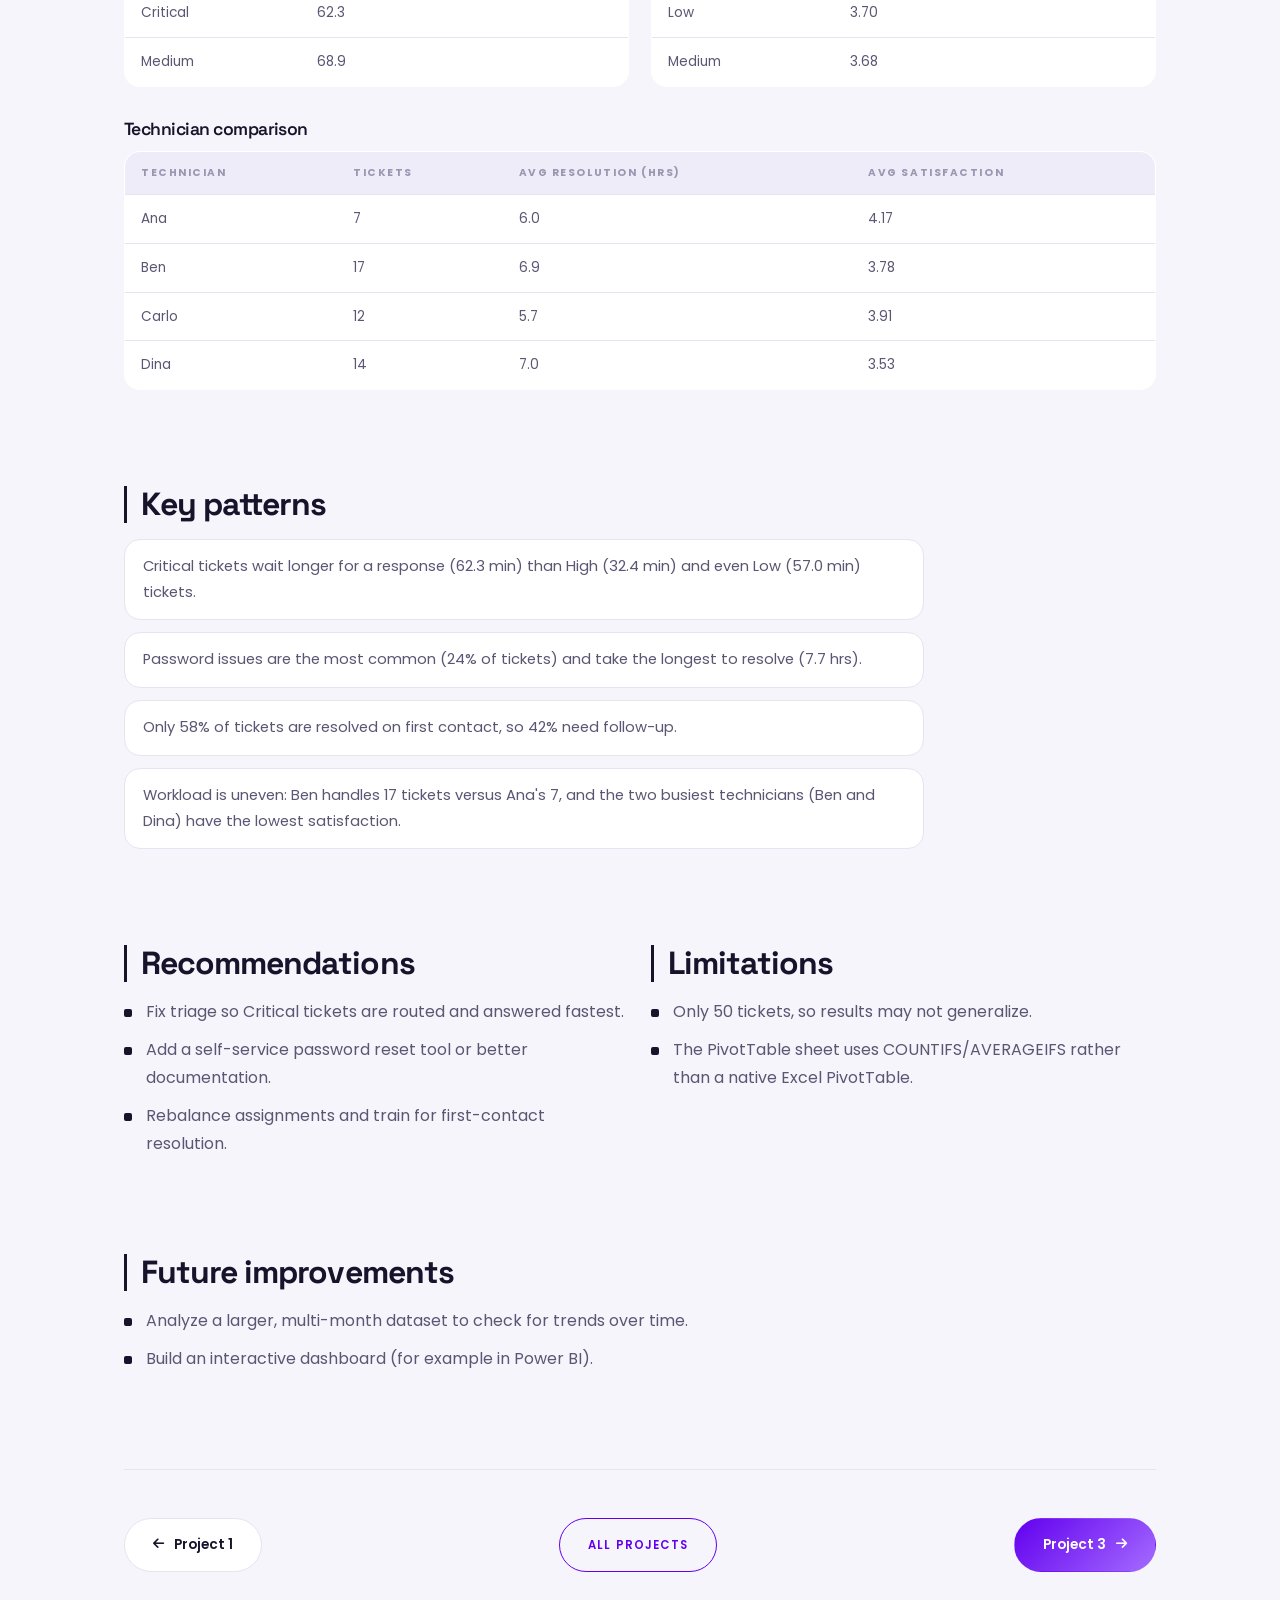
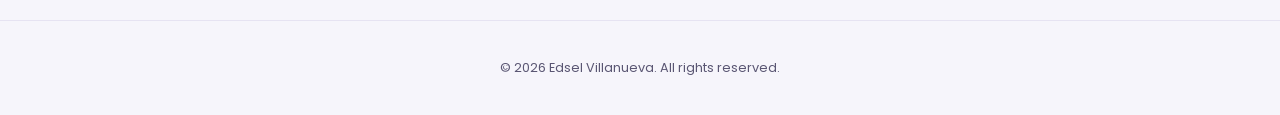
<file: project2.html>
<!DOCTYPE html>
<html lang="en">
<head>
<meta charset="UTF-8">
<meta name="viewport" content="width=device-width, initial-scale=1">
<title>IT Help Desk Ticket Analysis | Edsel Villanueva</title>
<link rel="preconnect" href="https://fonts.googleapis.com">
<link rel="preconnect" href="https://fonts.gstatic.com" crossorigin>
<link href="https://fonts.googleapis.com/css2?family=Poppins:wght@400;500;600;700&display=swap" rel="stylesheet">
<link rel="stylesheet" href="https://cdnjs.cloudflare.com/ajax/libs/font-awesome/6.5.1/css/all.min.css">
<link rel="stylesheet" href="style.css">
<style>
/* ---------- PROJECT DETAIL PAGES (extends style.css) ---------- */
.page section { padding: 48px 24px; }
.page main { padding-top: 120px; }
.back-link { display: inline-flex; align-items: center; gap: 8px; margin-bottom: 28px; font-size: 0.8rem; font-weight: 600; color: var(--muted); transition: color 0.25s; }
.back-link:hover { color: var(--ink); }
.back-link i { font-size: 0.7rem; }

.proj-hero { padding-bottom: 24px; }
.proj-hero h1 { font-size: clamp(2.2rem, 5.5vw, 3.6rem); margin-top: 8px; }
.proj-hero .lead { max-width: 60ch; }
.proj-hero .buttons { margin-top: 28px; }
.proj-meta { margin-top: 40px; padding: 26px 28px; background: var(--card); border: 1px solid var(--line); border-radius: 20px; grid-template-columns: repeat(auto-fit, minmax(170px, 1fr)); }

.hero-shot { aspect-ratio: 16 / 8; border-radius: 24px; box-shadow: var(--shadow); }
.hero-shot i { font-size: 4rem; }
.shot-caption { margin-top: 10px; text-align: center; font-size: 0.75rem; color: var(--muted); }

.block h2 { font-size: clamp(1.5rem, 3vw, 2rem); margin: 0 0 16px; padding-left: 14px; border-left: 3px solid var(--ink); }
.block > p { max-width: 70ch; }
.block .label { margin-bottom: 4px; }
.block-list { display: grid; gap: 10px; max-width: 70ch; }
.block-list li { position: relative; padding-left: 22px; }
.block-list li::before { content: ""; position: absolute; left: 0; top: 0.7em; width: 8px; height: 8px; border-radius: 2px; background: var(--ink); }
.block .tags { margin-top: 0; }
.two-up { display: grid; grid-template-columns: 1fr 1fr; gap: 22px; }

.diagram {
  display: grid; place-items: center; gap: 8px; min-height: 220px; padding: 24px; text-align: center;
  border: 1.5px dashed var(--line); border-radius: 20px; background: var(--card);
  color: var(--muted); font-size: 0.85rem;
}
.diagram i { font-size: 2rem; }
.diagram strong { display: block; font-size: 0.95rem; }

.shots { display: grid; grid-template-columns: repeat(auto-fit, minmax(240px, 1fr)); gap: 22px; }
.shots figure { background: var(--card); border: 1px solid var(--line); border-radius: 20px; overflow: hidden; }
.shots .thumb { border-radius: 0; }
.shots figcaption { padding: 14px 18px; font-size: 0.8rem; font-weight: 500; }

.code-box {
  max-width: 70ch; padding: 20px 22px; border-radius: 16px; overflow-x: auto;
  background: var(--tag); border: 1px solid var(--line);
  font: 0.8rem/1.8 "SFMono-Regular", Consolas, "Courier New", monospace; color: var(--ink);
}

.test-table { width: 100%; border-collapse: collapse; background: var(--card); border: 1px solid var(--line); border-radius: 16px; overflow: hidden; font-size: 0.85rem; }
.test-table th, .test-table td { padding: 12px 16px; text-align: left; border-bottom: 1px solid var(--line); }
.test-table th { font-size: 0.65rem; letter-spacing: 0.15em; text-transform: uppercase; color: var(--muted); background: var(--tag); }
.test-table tr:last-child td { border-bottom: none; }
.table-wrap { overflow-x: auto; }

.proj-nav { display: flex; justify-content: space-between; gap: 16px; flex-wrap: wrap; padding-top: 48px; border-top: 1px solid var(--line); }
.page .reveal.block, .page .proj-hero { will-change: auto; }

@media (max-width: 860px) {
  .page main { padding-top: 100px; }
  .page section { padding: 36px 20px; }
  .two-up { grid-template-columns: 1fr; }
  .proj-nav .btn { width: 100%; }
}

.bars{display:grid;gap:10px;margin-top:6px}
.bar-row{display:grid;grid-template-columns:90px 1fr 56px;gap:12px;align-items:center;font-size:.8rem;font-weight:600;color:var(--ink)}
.bar-track{height:14px;border-radius:99px;background:var(--tag);overflow:hidden}
.bar-fill{display:block;height:100%;border-radius:99px;background:linear-gradient(90deg,var(--accent),var(--accent-2))}
.bar-row span:last-child{text-align:right;color:var(--text);font-weight:500}
.chart-card{padding:24px;border:1px solid var(--line);border-radius:20px;background:var(--card)}
.chart-card h3{margin-bottom:14px;font-size:1rem}
.three-up{display:grid;grid-template-columns:repeat(3,1fr);gap:22px}
.find{display:grid;gap:12px;max-width:80ch}
.find li{padding:14px 18px;border:1px solid var(--line);border-radius:16px;background:var(--card);font-size:.92rem}
@media (max-width:860px){.three-up{grid-template-columns:1fr}.bar-row{grid-template-columns:76px 1fr 48px}}
</style>
<script>
  /* apply saved theme before the page paints, so there is no flash */
  try { var t = localStorage.getItem("theme"); if (t) document.documentElement.setAttribute("data-theme", t); } catch (e) {}
</script>
</head>
<body class="page">

<!-- FLOATING NAV (same as the main page) -->
<header class="nav-wrap">
  <div class="nav">
    <a class="logo" href="index.html#home">PORTFOLIO.</a>
    <nav id="menu" aria-label="Main">
      <a href="index.html#home">Home</a><a href="index.html#profile">Profile</a><a href="index.html#skills">Skills</a><a href="index.html#projects" class="active">Projects</a><a href="index.html#problem-solving">Problem-Solving</a><a href="index.html#employability">Employability</a><a href="index.html#resume">Resume</a><a href="index.html#certificates">Certificates</a><a href="index.html#github">GitHub</a><a href="index.html#contact">Contact</a><a href="index.html#reflection">Reflection</a>
    </nav>
    <div class="nav-actions">
      <button class="icon-btn" id="themeBtn" aria-label="Switch light or dark mode"><i class="fa-solid fa-moon"></i></button>
      <button class="icon-btn menu-btn" id="menuBtn" aria-label="Open menu" aria-expanded="false"><i class="fa-solid fa-bars"></i></button>
    </div>
  </div>
</header>

<main>

<section class="proj-hero">
  <a class="back-link reveal" href="index.html#projects"><i class="fa-solid fa-arrow-left"></i> Back to all projects</a>
  <p class="label reveal">Project 02 &middot; Data / Database Project</p>
  <h1 class="reveal">IT Help Desk Ticket Analysis</h1>
  <p class="lead reveal">An Excel analysis of 50 IT help desk tickets that looks at response and resolution times, ticket volume, first-contact resolution, technician performance, and customer satisfaction, then recommends improvements.</p>
  <div class="buttons reveal">
    <a class="btn dark" href="4A_VillanuevaEdsel.xlsx" download>Download workbook <i class="fa-solid fa-download"></i></a>
  </div>
  <dl class="details proj-meta reveal"><div><dt>Type</dt><dd>Data / Database</dd></div><div><dt>Role</dt><dd>Data Analyst</dd></div><div><dt>Tool</dt><dd>Microsoft Excel</dd></div><div><dt>Data source</dt><dd>IT help desk ticket dataset (50 tickets)</dd></div></dl>
</section>

<section class="block">
  <div class="two-up">
    <div class="reveal">
      <h2>Project overview</h2>
      <p>This project analyzes help desk ticket data from five departments (Finance, HR, IT, Library, Registrar). Using Excel formulas, a pivot-style summary, and charts, it measures how quickly tickets are answered and resolved and how satisfied users are.</p>
    </div>
    <div class="reveal">
      <h2>Problem statement</h2>
      <p>Help desk managers need to know which issues are most common, whether urgent tickets are handled fast enough, and how evenly work is shared among technicians, so they can improve service quality.</p>
    </div>
  </div>
</section>

<section class="block">
  <div class="two-up">
    <div class="reveal">
      <h2>Objectives</h2>
      <ul class="block-list">
        <li>Check the dataset for missing values, invalid entries, and duplicates.</li>
        <li>Summarize response time, resolution time, and satisfaction.</li>
        <li>Compare ticket volume and performance by issue type, priority, and technician.</li>
        <li>Identify patterns and give recommendations.</li>
      </ul>
    </div>
    <div class="reveal">
      <h2>Target users</h2>
      <ul class="block-list">
        <li>Help desk managers</li>
        <li>IT support supervisors</li>
        <li>School or office administrators</li>
      </ul>
    </div>
  </div>
</section>

<section class="block">
  <div class="reveal">
    <h2>Tools &amp; Excel functions</h2>
    <ul class="tags"><li>Microsoft Excel</li><li>AVERAGE / MEDIAN / MIN / MAX</li><li>COUNTIF / COUNTIFS</li><li>AVERAGEIF / AVERAGEIFS</li><li>Pivot-style summary</li><li>Charts</li></ul>
  </div>
</section>

<section class="block">
  <h2 class="reveal">Key features</h2>
  <div class="cards four"><article class="info-card reveal"><span class="chip-icon"><i class="fa-solid fa-broom"></i></span><h3>Data validation</h3><p>Checked all 50 tickets: no missing values, invalid entries, or duplicates.</p></article><article class="info-card reveal"><span class="chip-icon"><i class="fa-solid fa-calculator"></i></span><h3>Live formulas</h3><p>Every figure is computed with Excel formulas, so results update if the data changes.</p></article><article class="info-card reveal"><span class="chip-icon"><i class="fa-solid fa-chart-pie"></i></span><h3>Charts</h3><p>Tickets by issue type, tickets by priority, and average resolution time.</p></article><article class="info-card reveal"><span class="chip-icon"><i class="fa-solid fa-lightbulb"></i></span><h3>Insights</h3><p>Findings and recommendations to improve help desk service.</p></article></div>
</section>

<section class="block">
  <h2 class="reveal">Dataset</h2>
  <div class="two-up">
    <div class="reveal"><p>The <strong>Raw_Data</strong> sheet holds 50 tickets (TK4000&ndash;TK4049) logged over 50 days, with these variables: Ticket_ID, Day, Department, Issue_Type, Priority, Response_Minutes, Resolution_Hours, Resolved_First_Contact, Technician, and Satisfaction (1&ndash;5 scale).</p></div>
    <div class="reveal"><p>The workbook also includes a <strong>Data_Dictionary</strong>, the <strong>Tasks</strong> list, the answers in <strong>Tasks(Answer)</strong>, an <strong>Analysis</strong> sheet, a <strong>PivotTable</strong> sheet, and a <strong>Charts</strong> sheet.</p></div>
  </div>
</section>

<section class="block">
  <h2 class="reveal">Key results</h2>
  <div class="cards four">
    <article class="info-card reveal"><h3>50</h3><p>Total tickets recorded</p></article>
    <article class="info-card reveal"><h3>55.5 min</h3><p>Mean response time (median 46.0)</p></article>
    <article class="info-card reveal"><h3>6.53 hrs</h3><p>Mean resolution time (median 6.15)</p></article>
    <article class="info-card reveal"><h3>58%</h3><p>Resolved on first contact (29 of 50)</p></article>
  </div>
</section>

<section class="block">
  <h2 class="reveal">Charts</h2>
  <div class="three-up">
    <div class="chart-card reveal"><h3>Tickets by issue type</h3><div class="bars"><div class="bar-row"><span>Password</span><span class="bar-track"><span class="bar-fill" style="width:100.0%"></span></span><span>12</span></div><div class="bar-row"><span>Network</span><span class="bar-track"><span class="bar-fill" style="width:91.7%"></span></span><span>11</span></div><div class="bar-row"><span>Hardware</span><span class="bar-track"><span class="bar-fill" style="width:91.7%"></span></span><span>11</span></div><div class="bar-row"><span>Account</span><span class="bar-track"><span class="bar-fill" style="width:75.0%"></span></span><span>9</span></div><div class="bar-row"><span>Software</span><span class="bar-track"><span class="bar-fill" style="width:58.3%"></span></span><span>7</span></div></div></div>
    <div class="chart-card reveal"><h3>Tickets by priority</h3><div class="bars"><div class="bar-row"><span>Medium</span><span class="bar-track"><span class="bar-fill" style="width:100.0%"></span></span><span>21</span></div><div class="bar-row"><span>High</span><span class="bar-track"><span class="bar-fill" style="width:66.7%"></span></span><span>14</span></div><div class="bar-row"><span>Low</span><span class="bar-track"><span class="bar-fill" style="width:52.4%"></span></span><span>11</span></div><div class="bar-row"><span>Critical</span><span class="bar-track"><span class="bar-fill" style="width:19.0%"></span></span><span>4</span></div></div></div>
    <div class="chart-card reveal"><h3>Avg resolution time (hrs) by issue type</h3><div class="bars"><div class="bar-row"><span>Password</span><span class="bar-track"><span class="bar-fill" style="width:100.0%"></span></span><span>7.7</span></div><div class="bar-row"><span>Software</span><span class="bar-track"><span class="bar-fill" style="width:90.9%"></span></span><span>7.0</span></div><div class="bar-row"><span>Account</span><span class="bar-track"><span class="bar-fill" style="width:85.7%"></span></span><span>6.6</span></div><div class="bar-row"><span>Hardware</span><span class="bar-track"><span class="bar-fill" style="width:76.6%"></span></span><span>5.9</span></div><div class="bar-row"><span>Network</span><span class="bar-track"><span class="bar-fill" style="width:71.4%"></span></span><span>5.5</span></div></div></div>
  </div>
</section>

<section class="block">
  <h2 class="reveal">Summary tables</h2>
  <div class="two-up">
    <div class="reveal"><h3 style="margin-bottom:12px">Average response time by priority</h3><div class="table-wrap reveal"><table class="test-table"><thead><tr><th>Priority</th><th>Avg response (min)</th></tr></thead><tbody><tr><td>High</td><td>32.4</td></tr><tr><td>Low</td><td>57.0</td></tr><tr><td>Critical</td><td>62.3</td></tr><tr><td>Medium</td><td>68.9</td></tr></tbody></table></div></div>
    <div class="reveal"><h3 style="margin-bottom:12px">Satisfaction by priority</h3><div class="table-wrap reveal"><table class="test-table"><thead><tr><th>Priority</th><th>Avg satisfaction</th></tr></thead><tbody><tr><td>Critical</td><td>4.18</td></tr><tr><td>High</td><td>3.94</td></tr><tr><td>Low</td><td>3.70</td></tr><tr><td>Medium</td><td>3.68</td></tr></tbody></table></div></div>
  </div>
  <h3 class="reveal" style="margin:32px 0 12px">Technician comparison</h3>
  <div class="table-wrap reveal"><table class="test-table"><thead><tr><th>Technician</th><th>Tickets</th><th>Avg resolution (hrs)</th><th>Avg satisfaction</th></tr></thead><tbody><tr><td>Ana</td><td>7</td><td>6.0</td><td>4.17</td></tr><tr><td>Ben</td><td>17</td><td>6.9</td><td>3.78</td></tr><tr><td>Carlo</td><td>12</td><td>5.7</td><td>3.91</td></tr><tr><td>Dina</td><td>14</td><td>7.0</td><td>3.53</td></tr></tbody></table></div>
</section>

<section class="block">
  <h2 class="reveal">Key patterns</h2>
  <ul class="find">
    <li class="reveal">Critical tickets wait longer for a response (62.3 min) than High (32.4 min) and even Low (57.0 min) tickets.</li>
    <li class="reveal">Password issues are the most common (24% of tickets) and take the longest to resolve (7.7 hrs).</li>
    <li class="reveal">Only 58% of tickets are resolved on first contact, so 42% need follow-up.</li>
    <li class="reveal">Workload is uneven: Ben handles 17 tickets versus Ana's 7, and the two busiest technicians (Ben and Dina) have the lowest satisfaction.</li>
  </ul>
</section>

<section class="block">
  <div class="two-up">
    <div class="reveal">
      <h2>Recommendations</h2>
      <ul class="block-list">
        <li>Fix triage so Critical tickets are routed and answered fastest.</li>
        <li>Add a self-service password reset tool or better documentation.</li>
        <li>Rebalance assignments and train for first-contact resolution.</li>
      </ul>
    </div>
    <div class="reveal">
      <h2>Limitations</h2>
      <ul class="block-list">
        <li>Only 50 tickets, so results may not generalize.</li>
        <li>The PivotTable sheet uses COUNTIFS/AVERAGEIFS rather than a native Excel PivotTable.</li>
      </ul>
    </div>
  </div>
</section>

<section class="block">
  <h2 class="reveal">Future improvements</h2>
  <ul class="block-list reveal"><li>Analyze a larger, multi-month dataset to check for trends over time.</li><li>Build an interactive dashboard (for example in Power BI).</li></ul>
</section>

<section>
  <nav class="proj-nav reveal" aria-label="Other projects">
    <a class="btn light" href="project1.html"><i class="fa-solid fa-arrow-left"></i> Project 1</a>
    <a class="btn outline" href="index.html#projects">All projects</a>
    <a class="btn dark" href="project3.html">Project 3 <i class="fa-solid fa-arrow-right"></i></a>
  </nav>
</section>

</main>

<footer>
  <p>&copy; 2026 Edsel Villanueva. All rights reserved.</p>
</footer>

<script>
/* Shared behaviour for the project detail pages: reveal, mobile menu, theme toggle */

/* ---------- SCROLL REVEAL ---------- */
const revealObserver = new IntersectionObserver((entries) => {
  entries.forEach((entry) => {
    if (entry.isIntersecting) {
      const el = entry.target;
      el.classList.add("show");
      revealObserver.unobserve(el);
      setTimeout(() => { el.style.transitionDelay = ""; }, 1200);
    }
  });
}, { threshold: 0.12, rootMargin: "0px 0px -40px 0px" });

document.querySelectorAll(".reveal").forEach((el) => {
  const siblings = el.parentElement.querySelectorAll(":scope > .reveal");
  const pos = Array.prototype.indexOf.call(siblings, el);
  el.style.transitionDelay = Math.min(pos, 4) * 90 + "ms";
  revealObserver.observe(el);
});

/* ---------- MOBILE MENU ---------- */
const menu = document.getElementById("menu");
const menuBtn = document.getElementById("menuBtn");
menuBtn.addEventListener("click", () => {
  const open = menu.classList.toggle("open");
  menuBtn.setAttribute("aria-expanded", open);
  menuBtn.innerHTML = open ? '<i class="fa-solid fa-xmark"></i>' : '<i class="fa-solid fa-bars"></i>';
});

/* ---------- LIGHT / DARK MODE (shares the saved choice with index.html) ---------- */
const themeBtn = document.getElementById("themeBtn");
const root = document.documentElement;
function setIcon() {
  const dark = root.getAttribute("data-theme") === "dark";
  themeBtn.innerHTML = dark ? '<i class="fa-solid fa-sun"></i>' : '<i class="fa-solid fa-moon"></i>';
}
setIcon();
themeBtn.addEventListener("click", () => {
  const next = root.getAttribute("data-theme") === "dark" ? "light" : "dark";
  root.setAttribute("data-theme", next);
  try { localStorage.setItem("theme", next); } catch (e) {}
  setIcon();
  themeBtn.classList.remove("spin");
  void themeBtn.offsetWidth;
  themeBtn.classList.add("spin");
});

/* safety net: never leave content hidden if the observer does not fire */
setTimeout(() => document.querySelectorAll(".reveal").forEach((el) => el.classList.add("show")), 2500);
</script>
</body>
</html>
</file>
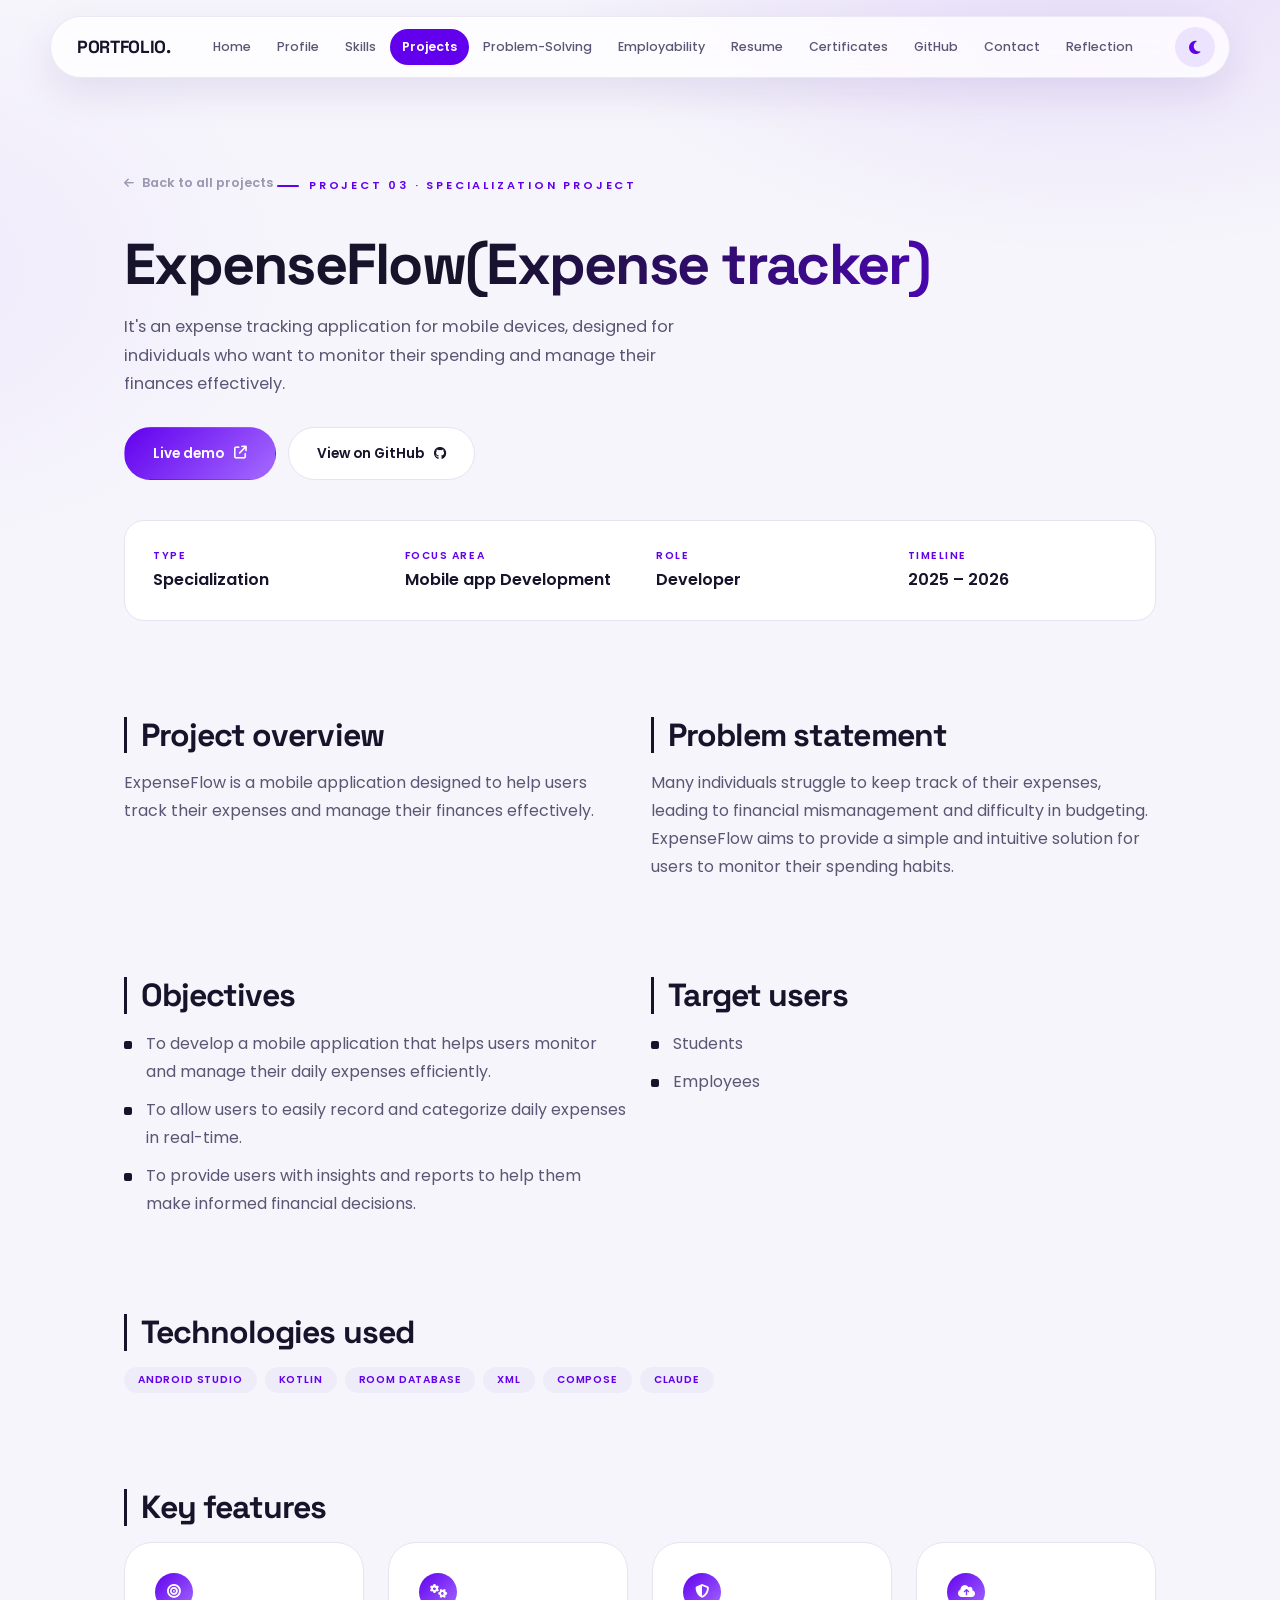
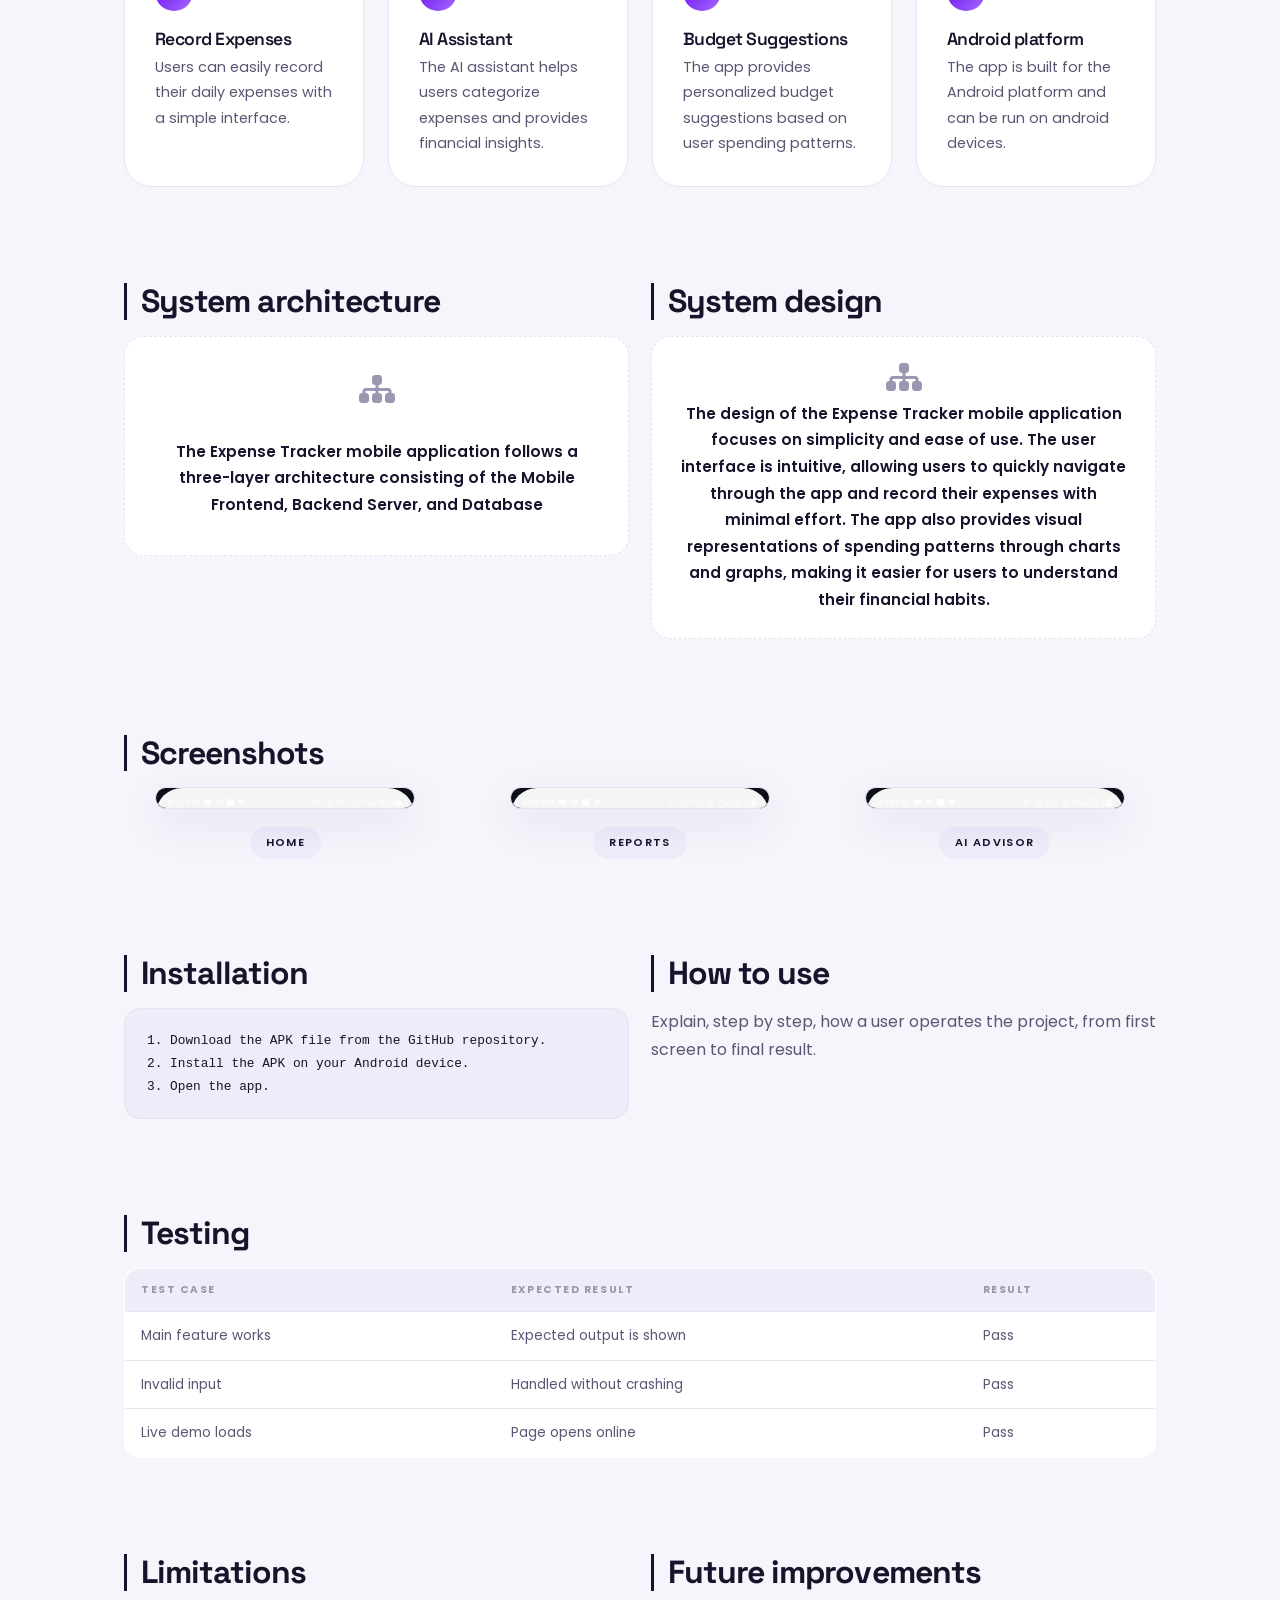
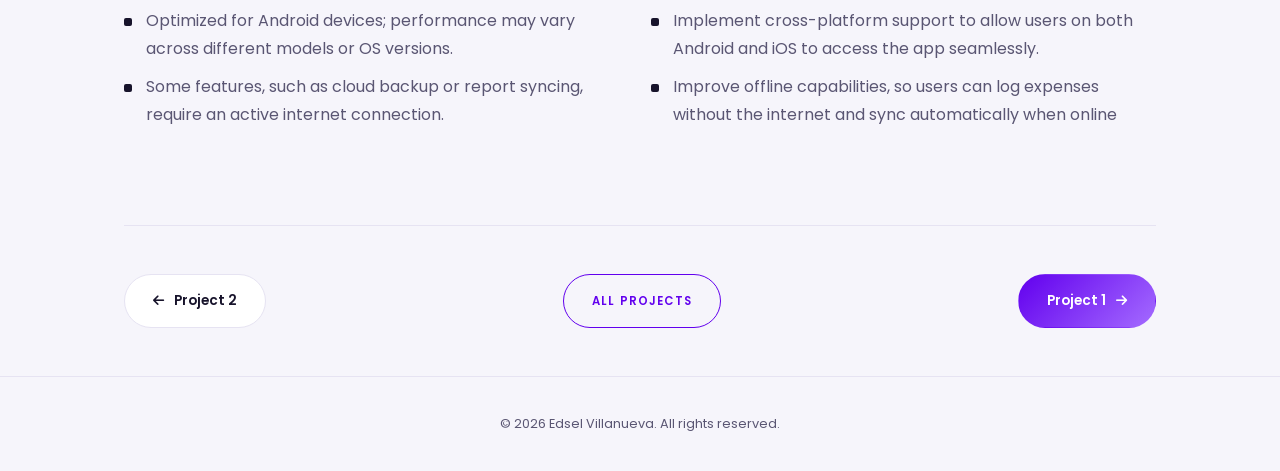
<file: project3.html>
<!DOCTYPE html>
<html lang="en">
<head>
<meta charset="UTF-8">
<meta name="viewport" content="width=device-width, initial-scale=1">
<title>ExpenseFlow(Expense tracker)</title>
<link rel="preconnect" href="https://fonts.googleapis.com">
<link rel="preconnect" href="https://fonts.gstatic.com" crossorigin>
<link href="https://fonts.googleapis.com/css2?family=Poppins:wght@400;500;600;700&display=swap" rel="stylesheet">
<link rel="stylesheet" href="https://cdnjs.cloudflare.com/ajax/libs/font-awesome/6.5.1/css/all.min.css">
<link rel="stylesheet" href="style.css">
<style>
/* ---------- PROJECT DETAIL PAGES (extends style.css) ---------- */
.page section { padding: 48px 24px; }
.page main { padding-top: 120px; }
.back-link { display: inline-flex; align-items: center; gap: 8px; margin-bottom: 28px; font-size: 0.8rem; font-weight: 600; color: var(--muted); transition: color 0.25s; }
.back-link:hover { color: var(--ink); }
.back-link i { font-size: 0.7rem; }

.proj-hero { padding-bottom: 24px; }
.proj-hero h1 { font-size: clamp(2.2rem, 5.5vw, 3.6rem); margin-top: 8px; }
.proj-hero .lead { max-width: 60ch; }
.proj-hero .buttons { margin-top: 28px; }
.proj-meta { margin-top: 40px; padding: 26px 28px; background: var(--card); border: 1px solid var(--line); border-radius: 20px; grid-template-columns: repeat(auto-fit, minmax(170px, 1fr)); }

.hero-shot { aspect-ratio: 16 / 8; border-radius: 24px; box-shadow: var(--shadow); }
.hero-shot i { font-size: 4rem; }
.shot-caption { margin-top: 10px; text-align: center; font-size: 0.75rem; color: var(--muted); }

.block h2 { font-size: clamp(1.5rem, 3vw, 2rem); margin: 0 0 16px; padding-left: 14px; border-left: 3px solid var(--ink); }
.block > p { max-width: 70ch; }
.block .label { margin-bottom: 4px; }
.block-list { display: grid; gap: 10px; max-width: 70ch; }
.block-list li { position: relative; padding-left: 22px; }
.block-list li::before { content: ""; position: absolute; left: 0; top: 0.7em; width: 8px; height: 8px; border-radius: 2px; background: var(--ink); }
.block .tags { margin-top: 0; }
.two-up { display: grid; grid-template-columns: 1fr 1fr; gap: 22px; }

.diagram {
  display: grid; place-items: center; gap: 8px; min-height: 220px; padding: 24px; text-align: center;
  border: 1.5px dashed var(--line); border-radius: 20px; background: var(--card);
  color: var(--muted); font-size: 0.85rem;
}
.diagram i { font-size: 2rem; }
.diagram strong { display: block; font-size: 0.95rem; }

/* phone screenshots: portrait phone mockups */
.shots { display: grid; grid-template-columns: repeat(auto-fit, minmax(220px, 1fr)); gap: 32px; align-items: start; }
.shots figure {
  background: transparent; border: none; border-radius: 0; overflow: visible;
  display: flex; flex-direction: column; align-items: center;
}
.shots .thumb.phone {
  aspect-ratio: auto; width: 100%; max-width: 260px; display: block;
  padding: 10px; border-radius: 34px; overflow: hidden; cursor: zoom-in;
  background: #0b0f19; border: 1px solid var(--line); box-shadow: var(--shadow);
  transition: transform 0.35s var(--ease), box-shadow 0.35s;
}
.shots .thumb.phone img { width: 100%; height: auto; display: block; border-radius: 26px; }
.shots figure:hover .thumb.phone { transform: translateY(-8px) scale(1.02); box-shadow: 0 22px 44px rgba(17, 24, 39, 0.22); }
.shots figcaption {
  margin-top: 18px; padding: 6px 16px; border-radius: 999px; background: var(--tag);
  font-size: 0.7rem; font-weight: 600; letter-spacing: 0.12em; text-transform: uppercase; color: var(--ink);
}

/* click-to-enlarge */
.lightbox {
  position: fixed; inset: 0; z-index: 200; display: grid; place-items: center; padding: 24px;
  background: rgba(5, 8, 15, 0.82); backdrop-filter: blur(6px);
  opacity: 0; visibility: hidden; transition: opacity 0.3s, visibility 0.3s; cursor: zoom-out;
}
.lightbox.open { opacity: 1; visibility: visible; }
.lightbox img { max-height: 90vh; max-width: 92vw; border-radius: 28px; box-shadow: 0 30px 80px rgba(0, 0, 0, 0.5); transform: scale(0.94); transition: transform 0.35s var(--ease); }
.lightbox.open img { transform: none; }

.code-box {
  max-width: 70ch; padding: 20px 22px; border-radius: 16px; overflow-x: auto;
  background: var(--tag); border: 1px solid var(--line);
  font: 0.8rem/1.8 "SFMono-Regular", Consolas, "Courier New", monospace; color: var(--ink);
}

.test-table { width: 100%; border-collapse: collapse; background: var(--card); border: 1px solid var(--line); border-radius: 16px; overflow: hidden; font-size: 0.85rem; }
.test-table th, .test-table td { padding: 12px 16px; text-align: left; border-bottom: 1px solid var(--line); }
.test-table th { font-size: 0.65rem; letter-spacing: 0.15em; text-transform: uppercase; color: var(--muted); background: var(--tag); }
.test-table tr:last-child td { border-bottom: none; }
.table-wrap { overflow-x: auto; }

.proj-nav { display: flex; justify-content: space-between; gap: 16px; flex-wrap: wrap; padding-top: 48px; border-top: 1px solid var(--line); }
.page .reveal.block, .page .proj-hero { will-change: auto; }

@media (max-width: 860px) {
  .page main { padding-top: 100px; }
  .page section { padding: 36px 20px; }
  .two-up { grid-template-columns: 1fr; }
  .proj-nav .btn { width: 100%; }
}
</style>
<script>
  /* apply saved theme before the page paints, so there is no flash */
  try { var t = localStorage.getItem("theme"); if (t) document.documentElement.setAttribute("data-theme", t); } catch (e) {}
</script>
</head>
<body class="page">

<!-- FLOATING NAV (same as the main page) -->
<header class="nav-wrap">
  <div class="nav">
    <a class="logo" href="index.html#home">PORTFOLIO.</a>
    <nav id="menu" aria-label="Main">
      <a href="index.html#home">Home</a><a href="index.html#profile">Profile</a><a href="index.html#skills">Skills</a><a href="index.html#projects" class="active">Projects</a><a href="index.html#problem-solving">Problem-Solving</a><a href="index.html#employability">Employability</a><a href="index.html#resume">Resume</a><a href="index.html#certificates">Certificates</a><a href="index.html#github">GitHub</a><a href="index.html#contact">Contact</a><a href="index.html#reflection">Reflection</a>
    </nav>
    <div class="nav-actions">
      <button class="icon-btn" id="themeBtn" aria-label="Switch light or dark mode"><i class="fa-solid fa-moon"></i></button>
      <button class="icon-btn menu-btn" id="menuBtn" aria-label="Open menu" aria-expanded="false"><i class="fa-solid fa-bars"></i></button>
    </div>
  </div>
</header>

<main>

<!-- PROJECT HEADER -->
<section class="proj-hero">
  <a class="back-link reveal" href="index.html#projects"><i class="fa-solid fa-arrow-left"></i> Back to all projects</a>
  <p class="label reveal">Project 03 &middot; Specialization Project</p>
  <h1 class="reveal">ExpenseFlow(Expense tracker)</h1>
  <p class="lead reveal">It's an expense tracking application for mobile devices, designed for individuals who want to monitor their spending and manage their finances effectively.</p>
  <div class="buttons reveal">
    <a class="btn dark" href="https://github.com/edselvillanueva980/Project-ExpenseTracker-?fbclid=IwY2xjawU_84pleHRuA2FlbQIxMABwZG9mAWJyaWQRMUh6M3FiRDJuN0xHYW9kOGtzcnRjBmFwcF9pZBAyMjIwMzkxNzg4MjAwODkyAAEexKFo5AxiNd7i_g7-eVs99uOAV__GeiI4MLky2K5mcBaLtle8S5DCGhvJTVs_aem_lNTGEKjLqKCvwSWbl5cL5A" target="_blank" rel="noopener">Live demo <i class="fa-solid fa-arrow-up-right-from-square"></i></a>
    <a class="btn light" href="https://github.com/edselvillanueva980/Project-ExpenseTracker-?fbclid=IwY2xjawU_84pleHRuA2FlbQIxMABwZG9mAWJyaWQRMUh6M3FiRDJuN0xHYW9kOGtzcnRjBmFwcF9pZBAyMjIwMzkxNzg4MjAwODkyAAEexKFo5AxiNd7i_g7-eVs99uOAV__GeiI4MLky2K5mcBaLtle8S5DCGhvJTVs_aem_lNTGEKjLqKCvwSWbl5cL5A" target="_blank" rel="noopener">View on GitHub <i class="fa-brands fa-github"></i></a>
  </div>
  <dl class="details proj-meta reveal"><div><dt>Type</dt><dd>Specialization</dd></div><div><dt>Focus area</dt><dd>Mobile app Development</dd></div><div><dt>Role</dt><dd>Developer</dd></div><div><dt>Timeline</dt><dd>2025 – 2026</dd></div></dl>
</section>


<!-- OVERVIEW + PROBLEM -->
<section class="block">
  <div class="two-up">
    <div class="reveal">
      <h2>Project overview</h2>
      <p>ExpenseFlow is a mobile application designed to help users track their expenses and manage their finances effectively.</p>
    </div>
    <div class="reveal">
      <h2>Problem statement</h2>
      <p>Many individuals struggle to keep track of their expenses, leading to financial mismanagement and difficulty in budgeting. ExpenseFlow aims to provide a simple and intuitive solution for users to monitor their spending habits.</p>
    </div>
  </div>
</section>

<!-- OBJECTIVES + USERS -->
<section class="block">
  <div class="two-up">
    <div class="reveal">
      <h2>Objectives</h2>
      <ul class="block-list">
        <li>To develop a mobile application that helps users monitor and manage their daily expenses efficiently.</li>
        <li>To allow users to easily record and categorize daily expenses in real-time.</li>
        <li>To provide users with insights and reports to help them make informed financial decisions.</li>
      </ul>
    </div>
    <div class="reveal">
      <h2>Target users</h2>
      <ul class="block-list">
        <li>Students</li>
        <li>Employees</li>
      </ul>
    </div>
  </div>
</section>

<!-- TECHNOLOGIES -->
<section class="block">
  <div class="reveal">
    <h2>Technologies used</h2>
    <ul class="tags"><li>Android Studio</li><li>Kotlin</li><li>Room Database</li><li>XML</li><li>Compose</li><li>Claude</li></ul>
  </div>
</section>

<!-- FEATURES -->
<section class="block">
  <h2 class="reveal">Key features</h2>
  <div class="cards four"><article class="info-card reveal"><span class="chip-icon"><i class="fa-solid fa-bullseye"></i></span><h3>Record Expenses</h3><p>Users can easily record their daily expenses with a simple interface.</p></article><article class="info-card reveal"><span class="chip-icon"><i class="fa-solid fa-gears"></i></span><h3>AI Assistant</h3><p>The AI assistant helps users categorize expenses and provides financial insights.</p></article><article class="info-card reveal"><span class="chip-icon"><i class="fa-solid fa-shield-halved"></i></span><h3>Budget Suggestions</h3><p>The app provides personalized budget suggestions based on user spending patterns.</p></article><article class="info-card reveal"><span class="chip-icon"><i class="fa-solid fa-cloud-arrow-up"></i></span><h3>Android platform</h3><p>The app is built for the Android platform and can be run on android devices.</p></article></div>
</section>

<!-- ARCHITECTURE / DESIGN -->
<section class="block">
  <div class="two-up">
    <div class="reveal">
      <h2>System architecture</h2>
      <div class="diagram"><i class="fa-solid fa-sitemap"></i><strong>The Expense Tracker mobile application follows a three-layer architecture consisting of the Mobile Frontend, Backend Server, and Database</strong></div>
    </div>
    <div class="reveal">
      <h2>System design</h2>
      <div class="diagram"><i class="fa-solid fa-sitemap"></i><strong>The design of the Expense Tracker mobile application focuses on simplicity and ease of use. The user interface is intuitive, allowing users to quickly navigate through the app and record their expenses with minimal effort. The app also provides visual representations of spending patterns through charts and graphs, making it easier for users to understand their financial habits.</strong></div>
      
    </div>
  </div>
</section>

<!-- SCREENSHOTS -->
<section class="block">
  <h2 class="reveal">Screenshots</h2>
  <div class="shots">
    <figure class="reveal"><div class="thumb phone"><img src="main-screen.jpg" alt="ExpenseFlow home screen showing today's total" loading="lazy"></div><figcaption>Home</figcaption></figure>
    <figure class="reveal"><div class="thumb phone"><img src="reports.jpg" alt="Budget screen with weekly cap and category limits" loading="lazy"></div><figcaption>Reports</figcaption></figure>
    <figure class="reveal"><div class="thumb phone"><img src="financial-ai.jpg" alt="AI Financial Advisor chat list" loading="lazy"></div><figcaption>AI Advisor</figcaption></figure>
  </div>
</section>

<!-- INSTALLATION + USAGE -->
<section class="block">
  <div class="two-up">
    <div class="reveal">
      <h2>Installation</h2>
      <pre class="code-box">1. Download the APK file from the GitHub repository.
2. Install the APK on your Android device.
3. Open the app.
</pre>
    </div>
    <div class="reveal">
      <h2>How to use</h2>
      <p>Explain, step by step, how a user operates the project, from first screen to final result.</p>
    </div>
  </div>
</section>

<!-- TESTING -->
<section class="block">
  <h2 class="reveal">Testing</h2>
  <div class="table-wrap reveal">
    <table class="test-table">
      <thead><tr><th>Test case</th><th>Expected result</th><th>Result</th></tr></thead>
      <tbody><tr><td>Main feature works</td><td>Expected output is shown</td><td>Pass</td></tr><tr><td>Invalid input</td><td>Handled without crashing</td><td>Pass</td></tr><tr><td>Live demo loads</td><td>Page opens online</td><td>Pass</td></tr></tbody>
    </table>
  </div>
</section>

<!-- LIMITATIONS + FUTURE -->
<section class="block">
  <div class="two-up">
    <div class="reveal">
      <h2>Limitations</h2>
      <ul class="block-list"><li>Optimized for Android devices; performance may vary across different models or OS versions.
</li><li>Some features, such as cloud backup or report syncing, require an active internet connection.</li></ul>
    </div>
    <div class="reveal">
      <h2>Future improvements</h2>
      <ul class="block-list"><li>Implement cross-platform support to allow users on both Android and iOS to access the app seamlessly.</li><li>Improve offline capabilities, so users can log expenses without the internet and sync automatically when online</li></ul>
    </div>
  </div>
</section>

<!-- PREV / NEXT -->
<section>
  <nav class="proj-nav reveal" aria-label="Other projects">
    <a class="btn light" href="project2.html"><i class="fa-solid fa-arrow-left"></i> Project 2</a>
    <a class="btn outline" href="index.html#projects">All projects</a>
    <a class="btn dark" href="project1.html">Project 1 <i class="fa-solid fa-arrow-right"></i></a>
  </nav>
</section>

</main>

<footer>
  <p>&copy; 2026 Edsel Villanueva. All rights reserved.</p>
</footer>

<div class="lightbox" id="lightbox" aria-hidden="true"><img alt=""></div>

<script>
/* Shared behaviour for the project detail pages: reveal, mobile menu, theme toggle */

/* ---------- SCROLL REVEAL ---------- */
const revealObserver = new IntersectionObserver((entries) => {
  entries.forEach((entry) => {
    if (entry.isIntersecting) {
      const el = entry.target;
      el.classList.add("show");
      revealObserver.unobserve(el);
      setTimeout(() => { el.style.transitionDelay = ""; }, 1200);
    }
  });
}, { threshold: 0.12, rootMargin: "0px 0px -40px 0px" });

document.querySelectorAll(".reveal").forEach((el) => {
  const siblings = el.parentElement.querySelectorAll(":scope > .reveal");
  const pos = Array.prototype.indexOf.call(siblings, el);
  el.style.transitionDelay = Math.min(pos, 4) * 90 + "ms";
  revealObserver.observe(el);
});

/* ---------- MOBILE MENU ---------- */
const menu = document.getElementById("menu");
const menuBtn = document.getElementById("menuBtn");
menuBtn.addEventListener("click", () => {
  const open = menu.classList.toggle("open");
  menuBtn.setAttribute("aria-expanded", open);
  menuBtn.innerHTML = open ? '<i class="fa-solid fa-xmark"></i>' : '<i class="fa-solid fa-bars"></i>';
});

/* ---------- LIGHT / DARK MODE (shares the saved choice with index.html) ---------- */
const themeBtn = document.getElementById("themeBtn");
const root = document.documentElement;
function setIcon() {
  const dark = root.getAttribute("data-theme") === "dark";
  themeBtn.innerHTML = dark ? '<i class="fa-solid fa-sun"></i>' : '<i class="fa-solid fa-moon"></i>';
}
setIcon();
themeBtn.addEventListener("click", () => {
  const next = root.getAttribute("data-theme") === "dark" ? "light" : "dark";
  root.setAttribute("data-theme", next);
  try { localStorage.setItem("theme", next); } catch (e) {}
  setIcon();
  themeBtn.classList.remove("spin");
  void themeBtn.offsetWidth;
  themeBtn.classList.add("spin");
});

/* safety net: never leave content hidden if the observer does not fire */
setTimeout(() => document.querySelectorAll(".reveal").forEach((el) => el.classList.add("show")), 2500);

/* ---------- click a screenshot to enlarge; click anywhere or press Esc to close ---------- */
(function () {
  var box = document.getElementById("lightbox");
  var big = box.querySelector("img");
  function close() { box.classList.remove("open"); box.setAttribute("aria-hidden", "true"); }
  document.querySelectorAll(".shots .thumb.phone img").forEach(function (img) {
    img.addEventListener("click", function () {
      big.src = img.src; big.alt = img.alt;
      box.classList.add("open"); box.setAttribute("aria-hidden", "false");
    });
  });
  box.addEventListener("click", close);
  document.addEventListener("keydown", function (e) { if (e.key === "Escape") close(); });
})();
</script>
</body>
</html>
</file>
<file: style.css>
@import url("https://fonts.googleapis.com/css2?family=Space+Grotesk:wght@500;600;700&display=swap");

/* =========================================================
   THEME  (violet accent, soft off-white canvas)
   ========================================================= */
:root {
  --bg: #f6f5fb;
  --card: #ffffff;
  --ink: #17132b;
  --text: #5a5673;
  --muted: #9a97b0;
  --line: #e6e3f2;
  --tag: #efecfa;
  --accent: #6200ee;
  --accent-2: #a46bff;
  --accent-soft: #ece4ff;
  --btn-bg: #6200ee;
  --btn-ink: #ffffff;
  --shadow: 0 14px 40px rgba(60, 24, 140, 0.10);
  --shadow-lg: 0 24px 60px rgba(60, 24, 140, 0.18);
  --font: "Poppins", "Segoe UI", Arial, sans-serif;
  --font-head: "Space Grotesk", "Poppins", "Segoe UI", Arial, sans-serif;
  --ease: cubic-bezier(0.22, 1, 0.36, 1);
}

/* GRAYSCALE MODE
   (attribute value is still "dark" so the existing toggle button + JS keep working) */
html[data-theme="dark"] { filter: grayscale(1); }
[data-theme="dark"] {
  --bg: #ececec;
  --card: #f7f7f7;
  --ink: #1a1a1a;
  --text: #505050;
  --muted: #858585;
  --line: #cfcfcf;
  --tag: #dedede;
  --accent: #2b2b2b;
  --accent-2: #777777;
  --accent-soft: #dcdcdc;
  --btn-bg: #1a1a1a;
  --btn-ink: #f7f7f7;
  --shadow: 0 14px 40px rgba(0, 0, 0, 0.12);
  --shadow-lg: 0 24px 60px rgba(0, 0, 0, 0.2);
}

*, *::before, *::after { box-sizing: border-box; margin: 0; padding: 0; }
html { scroll-behavior: smooth; scroll-padding-top: 100px; }

body {
  font-family: var(--font);
  background:
    radial-gradient(900px 500px at 85% -5%, color-mix(in srgb, var(--accent) 10%, transparent), transparent 60%),
    radial-gradient(700px 480px at -10% 30%, color-mix(in srgb, var(--accent-2) 9%, transparent), transparent 60%),
    var(--bg);
  background-attachment: fixed;
  color: var(--text);
  line-height: 1.75;
  transition: background-color 0.4s, color 0.4s;
  overflow-x: hidden;
}
body.loading { overflow: hidden; }

a { color: inherit; text-decoration: none; }
h1, h2, h3 { font-family: var(--font-head); color: var(--ink); line-height: 1.15; letter-spacing: -0.03em; }
ul, ol { list-style: none; }
strong { color: var(--ink); font-weight: 600; }
::selection { background: var(--accent); color: #fff; }

:focus-visible { outline: 2px solid var(--accent); outline-offset: 3px; }

/* ---------- LOADER ---------- */
.loader {
  position: fixed; inset: 0; z-index: 100;
  display: grid; place-items: center;
  background: var(--bg);
  transition: opacity 0.6s var(--ease), visibility 0.6s;
}
.loader.done { opacity: 0; visibility: hidden; }
.loader-inner { text-align: center; }
.loader-name { font-family: var(--font-head); font-size: 2.2rem; font-weight: 700; color: var(--ink); letter-spacing: -0.03em; }
.loader-sub { margin-top: 10px; font-size: 0.7rem; font-weight: 600; letter-spacing: 0.3em; text-transform: uppercase; color: var(--muted); }
.loader-bar { width: 200px; height: 4px; margin: 26px auto 0; background: var(--line); border-radius: 99px; overflow: hidden; }
.loader-bar span { display: block; height: 100%; width: 0; border-radius: 99px; background: linear-gradient(90deg, var(--accent), var(--accent-2)); transition: width 0.25s linear; }

/* ---------- NAV ---------- */
.nav-wrap { position: fixed; top: 16px; left: 0; right: 0; z-index: 50; padding: 0 16px; pointer-events: none; }
.nav {
  pointer-events: auto;
  max-width: 1180px; margin: 0 auto;
  display: flex; align-items: center; justify-content: space-between; gap: 16px;
  padding: 10px 14px 10px 26px;
  background: color-mix(in srgb, var(--card) 78%, transparent);
  backdrop-filter: blur(18px) saturate(1.4);
  -webkit-backdrop-filter: blur(18px) saturate(1.4);
  border: 1px solid color-mix(in srgb, var(--line) 80%, transparent);
  border-radius: 999px;
  box-shadow: var(--shadow);
  transition: background 0.4s, border-color 0.4s;
}
.logo { font-family: var(--font-head); font-weight: 700; font-size: 1.1rem; letter-spacing: -0.02em; color: var(--ink); white-space: nowrap; }

#menu { display: flex; gap: 2px; }
#menu a {
  padding: 7px 12px; border-radius: 999px;
  font-size: 0.78rem; font-weight: 500; color: var(--text); white-space: nowrap;
  transition: color 0.25s, background 0.25s;
}
#menu a:hover { color: var(--accent); background: var(--accent-soft); }
#menu a.active { color: var(--btn-ink); font-weight: 600; background: var(--accent); }

.nav-actions { display: flex; gap: 6px; }
.icon-btn {
  width: 40px; height: 40px; border-radius: 50%;
  border: none; background: var(--accent-soft); color: var(--accent);
  font-size: 0.95rem; cursor: pointer;
  transition: background 0.25s, color 0.25s, transform 0.25s var(--ease);
}
.icon-btn:hover { background: var(--accent); color: #fff; transform: scale(1.06); }
.icon-btn.spin { animation: spin 0.5s var(--ease); }
@keyframes spin { from { transform: rotate(-120deg) scale(0.7); } to { transform: none; } }
.menu-btn { display: none; }

/* ---------- SECTIONS ---------- */
section { max-width: 1080px; margin: 0 auto; padding: 110px 24px; }
.sec-head { margin-bottom: 56px; }
.sec-head.center { text-align: center; }
.label {
  display: inline-flex; align-items: center; gap: 10px;
  font-size: 0.7rem; font-weight: 600; letter-spacing: 0.25em; text-transform: uppercase; color: var(--accent);
}
.label::before { content: ""; width: 22px; height: 2px; border-radius: 2px; background: var(--accent); }
.sec-head.center .label::after { content: ""; width: 22px; height: 2px; border-radius: 2px; background: var(--accent); }
h2 { font-size: clamp(2rem, 4.5vw, 3.1rem); font-weight: 700; margin-top: 10px; }
h3 { font-size: 1.1rem; font-weight: 600; }

/* ---------- BUTTONS ---------- */
.btn {
  display: inline-flex; align-items: center; justify-content: center; gap: 10px;
  padding: 14px 28px; border-radius: 999px;
  font-family: var(--font); font-size: 0.85rem; font-weight: 600;
  border: 1.5px solid var(--line); cursor: pointer;
  transition: transform 0.3s var(--ease), box-shadow 0.3s, background 0.25s, color 0.25s, border-color 0.25s;
}
.btn i { font-size: 0.8rem; transition: transform 0.3s var(--ease); }
.btn:hover { transform: translateY(-3px); box-shadow: var(--shadow-lg); }
.btn:hover i { transform: translateX(3px); }
.btn.dark {
  background: linear-gradient(135deg, var(--accent), var(--accent-2));
  color: var(--btn-ink); border-color: transparent;
}
[data-theme="dark"] .btn.dark { background: var(--btn-bg); }
.btn.light { background: var(--card); color: var(--ink); }
.btn.light:hover { border-color: var(--accent); color: var(--accent); }
.btn.outline { background: transparent; color: var(--accent); border-color: var(--accent); text-transform: uppercase; letter-spacing: 0.1em; font-size: 0.72rem; }
.btn.outline:hover { background: var(--accent); color: #fff; }
.btn.full { width: 100%; }

/* ---------- HERO ---------- */
.hero { display: grid; grid-template-columns: 1.1fr 1fr; gap: 56px; align-items: center; min-height: 100vh; padding-top: 140px; }
h1 {
  font-size: clamp(2.8rem, 7vw, 4.9rem); font-weight: 700;
  background: linear-gradient(100deg, var(--ink) 35%, var(--accent) 100%);
  -webkit-background-clip: text; background-clip: text; color: transparent;
}
.typing { margin-top: 18px; min-height: 1.9em; font-size: 1.25rem; font-weight: 500; color: var(--accent); }
.caret { display: inline-block; width: 2px; height: 1.2em; margin-left: 3px; vertical-align: middle; background: var(--accent); animation: blink 1s steps(1) infinite; }
@keyframes blink { 50% { opacity: 0; } }
.lead { max-width: 48ch; margin-top: 16px; font-size: 1.02rem; }
.buttons { display: flex; flex-wrap: wrap; gap: 12px; margin-top: 34px; }
.connect { margin-top: 44px; padding-top: 28px; border-top: 1px dashed var(--line); max-width: 420px; }
.socials { display: flex; gap: 10px; margin-top: 14px; }
.socials a {
  width: 44px; height: 44px; display: grid; place-items: center;
  border: 1px solid var(--line); border-radius: 50%; background: var(--card); color: var(--accent);
  transition: transform 0.3s var(--ease), background 0.25s, color 0.25s, box-shadow 0.3s;
}
.socials a:hover { transform: translateY(-4px); background: var(--accent); color: #fff; box-shadow: var(--shadow); }

.hero-visual { position: relative; display: grid; place-items: center; padding-bottom: 20px; }
.hero-visual::before {
  content: ""; position: absolute; width: min(100%, 420px); aspect-ratio: 1; border-radius: 50%;
  background: conic-gradient(from 180deg, var(--accent), var(--accent-2), var(--accent-soft), var(--accent));
  filter: blur(46px); opacity: 0.45; z-index: 0;
}
.photo-circle {
  position: relative; z-index: 1;
  width: min(100%, 380px); aspect-ratio: 1; border-radius: 50%;
  background: linear-gradient(160deg, var(--accent-2), var(--accent) 60%, #20005c);
  border: 8px solid var(--card); box-shadow: var(--shadow-lg);
  display: grid; place-items: center; overflow: hidden;
}
.photo-circle i { font-size: 6rem; color: rgba(255, 255, 255, 0.3); }
.photo-circle img, .profile-photo img { width: 100%; height: 100%; object-fit: cover; }

.chips { position: absolute; z-index: 2; left: -4%; bottom: 0; display: grid; gap: 10px; }
.chips li {
  display: flex; align-items: center; gap: 12px;
  padding: 9px 22px 9px 10px; border-radius: 999px;
  background: color-mix(in srgb, var(--card) 88%, transparent);
  backdrop-filter: blur(10px); -webkit-backdrop-filter: blur(10px);
  border: 1px solid var(--line); box-shadow: var(--shadow);
  font-size: 0.78rem; font-weight: 600; color: var(--ink);
  animation: float 5s ease-in-out infinite;
}
.chips li:nth-child(2) { animation-delay: -1.6s; margin-left: 18px; }
.chips li:nth-child(3) { animation-delay: -3.2s; }
@keyframes float { 50% { transform: translateY(-6px); } }

.chip-icon {
  flex-shrink: 0; width: 38px; height: 38px; display: inline-grid; place-items: center;
  border-radius: 50%; background: linear-gradient(135deg, var(--accent), var(--accent-2)); color: #fff; font-size: 0.85rem;
}
[data-theme="dark"] .chip-icon { background: var(--btn-bg); color: var(--btn-ink); }
.chip-icon.big { width: 64px; height: 64px; border-radius: 20px; font-size: 1.6rem; }

/* ---------- PROFILE ---------- */
.profile-grid { display: grid; grid-template-columns: 0.8fr 1.4fr; gap: 56px; align-items: start; }
.profile-photo {
  aspect-ratio: 4 / 5; border-radius: 32px; overflow: hidden;
  background: linear-gradient(160deg, var(--accent-2), var(--accent) 65%, #20005c);
  display: grid; place-items: center; box-shadow: var(--shadow-lg);
}
.profile-photo i { font-size: 5rem; color: rgba(255, 255, 255, 0.3); }
.two-col { display: grid; grid-template-columns: 1fr 1fr; gap: 32px; }
.underlined { padding-bottom: 10px; margin-bottom: 12px; border-bottom: 2px solid var(--accent-soft); }
.bar { margin: 40px 0 20px; padding-left: 14px; border-left: 4px solid var(--accent); border-radius: 2px; }
.details { display: grid; grid-template-columns: 1fr 1fr; gap: 22px 32px; }
.details dt { font-size: 0.65rem; font-weight: 600; letter-spacing: 0.15em; text-transform: uppercase; color: var(--accent); }
.details dd { font-weight: 600; color: var(--ink); }

/* ---------- SKILLS ---------- */
.skill-row { display: grid; grid-template-columns: 0.8fr 2fr; gap: 40px; align-items: center; padding: 28px 0; border-bottom: 1px dashed var(--line); }
.skill-row:last-child { border-bottom: none; }
.skill-intro p { font-size: 0.85rem; margin-top: 6px; }
.tiles { display: grid; grid-template-columns: repeat(auto-fill, minmax(120px, 1fr)); gap: 14px; }
.tile {
  display: grid; justify-items: center; gap: 12px; padding: 24px 12px;
  background: var(--card); border: 1px solid var(--line); border-radius: 22px;
  font-size: 0.8rem; font-weight: 600; color: var(--ink);
  transition: transform 0.3s var(--ease), border-color 0.3s, box-shadow 0.3s, background 0.3s;
}
.tile i { font-size: 1.7rem; color: var(--accent-2); transition: color 0.3s, transform 0.3s var(--ease); }
.tile:hover { transform: translateY(-6px); border-color: var(--accent); box-shadow: var(--shadow); background: var(--accent-soft); }
.tile:hover i { color: var(--accent); transform: scale(1.15); }

/* ---------- CARDS ---------- */
.cards { display: grid; gap: 24px; }
.cards.three { grid-template-columns: repeat(auto-fit, minmax(260px, 1fr)); }
.cards.four { grid-template-columns: repeat(auto-fit, minmax(220px, 1fr)); }

.project, .info-card, .tl-card, .form-card, .github-card {
  background: var(--card); border: 1px solid var(--line); border-radius: 28px;
  box-shadow: 0 2px 0 rgba(255, 255, 255, 0.6) inset;
  transition: transform 0.35s var(--ease), border-color 0.3s, box-shadow 0.3s;
}
.project:hover, .info-card:hover, .tl-card:hover { transform: translateY(-6px); border-color: var(--accent-2); box-shadow: var(--shadow-lg); }

.project { overflow: hidden; }

/* project thumbnails: every box is exactly 16:10 and every picture is cropped to fill it,
   so all project cards have the same picture size */
.thumb {
  position: relative; overflow: hidden;
  aspect-ratio: 16 / 10; display: grid; place-items: center;
  background: linear-gradient(150deg, var(--accent-2), var(--accent) 60%, #20005c);
}
.thumb img { position: absolute; inset: 0; width: 100%; height: 100%; object-fit: cover; display: block; }
.thumb i { font-size: 2.6rem; color: rgba(255, 255, 255, 0.35); }

.project-body { padding: 26px; }
.project-body p { margin: 8px 0 22px; font-size: 0.9rem; }

.info-card { padding: 30px; }
.info-card .chip-icon { margin-bottom: 18px; }
.info-card h3 { margin-bottom: 6px; }
.info-card p { font-size: 0.9rem; }
.info-card .btn { margin-top: 20px; }

/* ---------- TIMELINE ---------- */
.timeline { position: relative; max-width: 880px; margin: 0 auto; padding: 8px 0; }
.timeline::before {
  content: ""; position: absolute; left: 50%; top: 0; bottom: 0; width: 3px; border-radius: 3px;
  background: linear-gradient(var(--accent), var(--accent-2), var(--line)); transform: translateX(-50%);
}
.timeline li { position: relative; width: 50%; padding: 0 44px 40px 0; }
.timeline li:nth-child(even) { margin-left: 50%; padding: 0 0 40px 44px; }
.timeline li::after {
  content: ""; position: absolute; top: 34px; right: -9px;
  width: 18px; height: 18px; border-radius: 50%;
  background: var(--card); border: 4px solid var(--accent); box-shadow: 0 0 0 6px var(--accent-soft);
}
.timeline li:nth-child(even)::after { right: auto; left: -9px; }
.tl-card { padding: 26px; }
.tl-card p:not(.meta) { font-size: 0.9rem; margin-top: 8px; }
.meta { font-size: 0.7rem; font-weight: 600; letter-spacing: 0.15em; text-transform: uppercase; color: var(--accent); margin-bottom: 4px; }
.tags { display: flex; flex-wrap: wrap; gap: 8px; margin-top: 16px; }
.tags li, .timeline .tags li {
  width: auto; margin: 0; padding: 4px 14px; border-radius: 999px;
  background: var(--tag); font-size: 0.65rem; font-weight: 600; letter-spacing: 0.08em; text-transform: uppercase; color: var(--accent);
}
.timeline .tags li::after { display: none; }

/* ---------- CERTIFICATES ---------- */
.cert-list { max-width: 720px; margin: 0 auto; display: grid; gap: 14px; }
.cert-list li {
  display: flex; align-items: center; gap: 18px; padding: 18px 22px;
  background: var(--card); border: 1px solid var(--line); border-radius: 24px;
  transition: transform 0.3s var(--ease), border-color 0.3s, box-shadow 0.3s;
}
.cert-list li:hover { transform: translateX(8px); border-color: var(--accent-2); box-shadow: var(--shadow); }
.cert-list span:not(.chip-icon) { display: block; font-size: 0.85rem; }

/* ---------- GITHUB ---------- */
.github-card {
  max-width: 720px; margin: 0 auto; padding: 60px 32px; text-align: center;
  background: linear-gradient(160deg, var(--card), var(--accent-soft));
}
.github-card h2 { margin: 18px 0 8px; }
.github-card p { margin-bottom: 28px; }

/* ---------- CONTACT ---------- */
.contact-grid { display: grid; grid-template-columns: 0.8fr 1.2fr; gap: 40px; align-items: start; }
.contact-list { display: grid; gap: 16px; }
.contact-list li { display: flex; align-items: center; gap: 16px; font-size: 0.9rem; word-break: break-word; }
.form-card { padding: 38px; }
.form-card h3 { font-size: 1.7rem; margin-bottom: 18px; }
label { display: block; margin: 16px 0 6px; font-size: 0.65rem; font-weight: 600; letter-spacing: 0.15em; text-transform: uppercase; color: var(--accent); }
input, textarea {
  width: 100%; padding: 14px 18px; border-radius: 16px;
  border: 1.5px solid var(--line); background: var(--bg);
  font-family: var(--font); font-size: 0.9rem; color: var(--ink);
  transition: border-color 0.25s, box-shadow 0.25s;
}
input::placeholder, textarea::placeholder { color: var(--muted); }
input:focus, textarea:focus { outline: none; border-color: var(--accent); box-shadow: 0 0 0 4px color-mix(in srgb, var(--accent) 15%, transparent); }
textarea { resize: vertical; }
.form-card .btn { margin-top: 24px; text-transform: uppercase; letter-spacing: 0.12em; font-size: 0.75rem; }

/* ---------- REFLECTION ---------- */
.quote {
  position: relative; max-width: 28em; margin: 0 auto; text-align: justify;
  font-family: var(--font-head); font-size: clamp(1rem, 2vw, 1rem); font-weight: 300; line-height: 1.6; color: var(--ink);
}
.quote::before { content: "\201C"; display: block; font-size: 4.5rem; line-height: 0.6; color: var(--accent-2); }

footer { padding: 36px 24px; text-align: center; font-size: 0.8rem; border-top: 1px solid var(--line); }

/* ---------- SCROLL REVEAL ---------- */
.reveal { opacity: 0; transform: translateY(26px); filter: blur(6px); transition: opacity 0.8s var(--ease), transform 0.8s var(--ease), filter 0.8s var(--ease); }
.reveal.show { opacity: 1; transform: none; filter: none; }
/* keep the hover lift working after reveal */
.project.reveal.show, .info-card.reveal.show { transition: transform 0.35s var(--ease), border-color 0.3s, box-shadow 0.3s, opacity 0.8s var(--ease), filter 0.8s var(--ease); }

/* ---------- RESPONSIVE ---------- */
@media (max-width: 1120px) {
  .menu-btn { display: inline-block; }
  #menu {
    position: absolute; top: calc(100% + 10px); left: 0; right: 0;
    flex-direction: column; gap: 2px; padding: 12px;
    background: var(--card); border: 1px solid var(--line); border-radius: 28px; box-shadow: var(--shadow-lg);
    opacity: 0; visibility: hidden; transform: translateY(-8px);
    transition: opacity 0.3s, transform 0.3s var(--ease), visibility 0.3s;
  }
  #menu.open { opacity: 1; visibility: visible; transform: none; }
  #menu a { padding: 11px 18px; font-size: 0.9rem; }
  .nav { position: relative; }
}

@media (max-width: 860px) {
  section { padding: 80px 20px; }
  .hero { grid-template-columns: 1fr; min-height: auto; gap: 40px; }
  .chips { position: static; margin-top: 20px; }
  .chips li:nth-child(2) { margin-left: 0; }
  .hero-visual { padding-bottom: 0; }
  .profile-grid, .contact-grid, .skill-row { grid-template-columns: 1fr; gap: 28px; }
  .profile-photo { max-width: 320px; }
  .two-col, .details { grid-template-columns: 1fr; }

  .timeline::before { left: 8px; transform: none; }
  .timeline li, .timeline li:nth-child(even) { width: 100%; margin-left: 0; padding: 0 0 28px 38px; }
  .timeline li::after, .timeline li:nth-child(even)::after { left: 0; right: auto; }
  .form-card { padding: 24px; }
}

@media (prefers-reduced-motion: reduce) {
  html { scroll-behavior: auto; }
  *, *::before, *::after { animation: none !important; transition-duration: 0.01ms !important; }
  .reveal { opacity: 1; transform: none; filter: none; }
}
</file>
<file: project.css>
/* Extra styles for projects.html (works on top of style.css) */

.page-intro { padding-top: 150px; padding-bottom: 40px; }
.back-link { display: inline-flex; align-items: center; gap: 8px; margin-bottom: 28px; font-size: 0.8rem; font-weight: 600; color: var(--muted); transition: color 0.25s, transform 0.3s var(--ease); }
.back-link:hover { color: var(--ink); transform: translateX(-3px); }
.page-title { font-size: clamp(2.4rem, 6vw, 4rem); font-weight: 700; margin-top: 6px; }
.page-intro .sec-head { margin-bottom: 18px; }

.jump { display: flex; flex-wrap: wrap; gap: 14px; margin-top: 32px; }
.jump a {
  display: flex; align-items: center; gap: 14px; padding: 10px 24px 10px 10px;
  background: var(--card); border: 1px solid var(--line); border-radius: 14px;
  font-size: 0.85rem; font-weight: 600; color: var(--ink); line-height: 1.3;
  transition: transform 0.3s var(--ease), border-color 0.3s, box-shadow 0.3s;
}
.jump a small { display: block; font-size: 0.7rem; font-weight: 500; color: var(--muted); }
.jump a:hover { transform: translateY(-3px); border-color: var(--ink); box-shadow: var(--shadow); }

.pd { padding-top: 80px; padding-bottom: 80px; border-top: 1px solid var(--line); }
.pd .sec-head { margin-bottom: 36px; }

.pd-top { display: grid; grid-template-columns: 1.1fr 1fr; gap: 40px; align-items: center; margin-bottom: 40px; }
.pd-shot {
  aspect-ratio: 16 / 10; border-radius: 20px; display: grid; place-items: center;
  background: linear-gradient(160deg, #1f2937, #0b0f19); box-shadow: var(--shadow);
  border: 1px solid var(--line);
}
.pd-shot i { font-size: 3.4rem; color: rgba(255, 255, 255, 0.2); }
.pd-shot.small i { font-size: 2rem; }

.pd-side > p { margin-bottom: 22px; }
.pd-side .details { margin-bottom: 20px; }
.pd-side .tags { margin: 0 0 24px; }
.pd-side .buttons { margin-top: 0; }

.pd-list { margin-top: 8px; display: grid; gap: 6px; font-size: 0.9rem; }
.pd-list li { position: relative; padding-left: 16px; }
.pd-list li::before { content: ""; position: absolute; left: 0; top: 0.7em; width: 6px; height: 2px; background: var(--ink); }

.pd .bar { margin-top: 48px; }
.gallery { display: grid; grid-template-columns: repeat(auto-fit, minmax(220px, 1fr)); gap: 18px; }

@media (max-width: 860px) {
  .page-intro { padding-top: 120px; }
  .pd { padding-top: 60px; padding-bottom: 60px; }
  .pd-top { grid-template-columns: 1fr; gap: 28px; }
}
</file>
